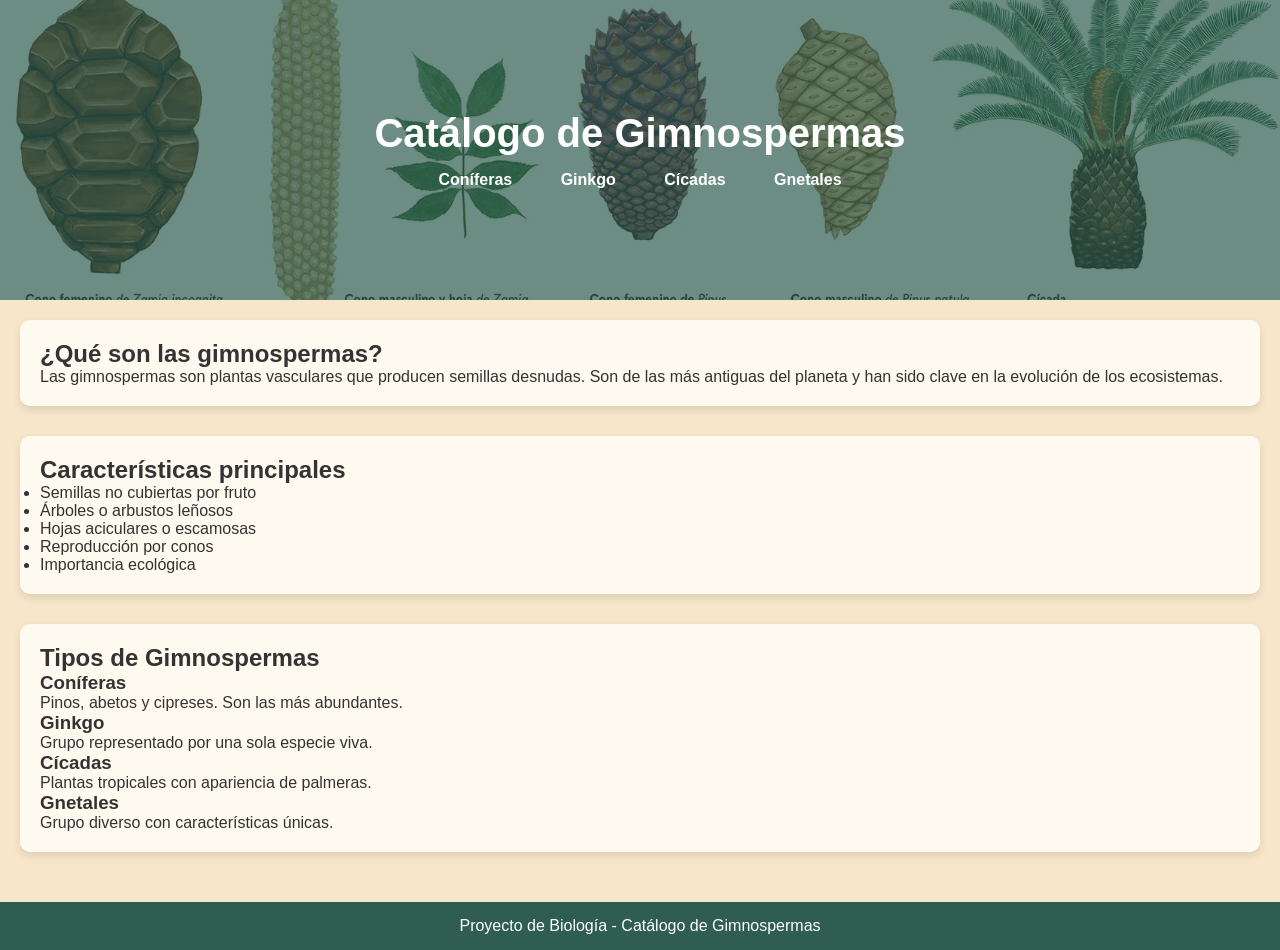
<file: Index.html>
<!DOCTYPE html>
<html lang="es">
<head>
    <meta charset="UTF-8">
    <title>Catálogo de Gimnospermas</title>
    <link rel="stylesheet" href="style.css">
</head>

<body>

    <!-- 🔝 HEADER CON IMAGEN -->
    <header class="hero">
        <div class="overlay">
            <h1>Catálogo de Gimnospermas</h1>
            <nav>
                <a href="coniferas.html">Coníferas</a>
                <a href="ginkgo.html">Ginkgo</a>
                <a href="cicadas.html">Cícadas</a>
                <a href="gnetales.html">Gnetales</a>
            </nav>
        </div>
    </header>

    <!-- 📚 INTRO -->
    <main>
        <section class="intro">
            <h2>¿Qué son las gimnospermas?</h2>
            <p>
                Las gimnospermas son plantas vasculares que producen semillas desnudas.
                Son de las más antiguas del planeta y han sido clave en la evolución de los ecosistemas.
            </p>
        </section>

        <!-- 🌿 CARACTERÍSTICAS -->
        <section class="caracteristicas">
            <h2>Características principales</h2>
            <ul>
                <li>Semillas no cubiertas por fruto</li>
                <li>Árboles o arbustos leñosos</li>
                <li>Hojas aciculares o escamosas</li>
                <li>Reproducción por conos</li>
                <li>Importancia ecológica</li>
            </ul>
        </section>

        <!-- 🧪 SECCIONES VISUALES -->
        <section class="categorias">
            <h2>Tipos de Gimnospermas</h2>

            <div class="cards">

                <div class="card">
                    <h3>Coníferas</h3>
                    <p>Pinos, abetos y cipreses. Son las más abundantes.</p>
                </div>

                <div class="card">
                    <h3>Ginkgo</h3>
                    <p>Grupo representado por una sola especie viva.</p>
                </div>

                <div class="card">
                    <h3>Cícadas</h3>
                    <p>Plantas tropicales con apariencia de palmeras.</p>
                </div>

                <div class="card">
                    <h3>Gnetales</h3>
                    <p>Grupo diverso con características únicas.</p>
                </div>

            </div>
        </section>
    </main>

    <!-- 📌 FOOTER -->
    <footer>
        <p>Proyecto de Biología - Catálogo de Gimnospermas</p>
    </footer>

</body>
</html>
</file>
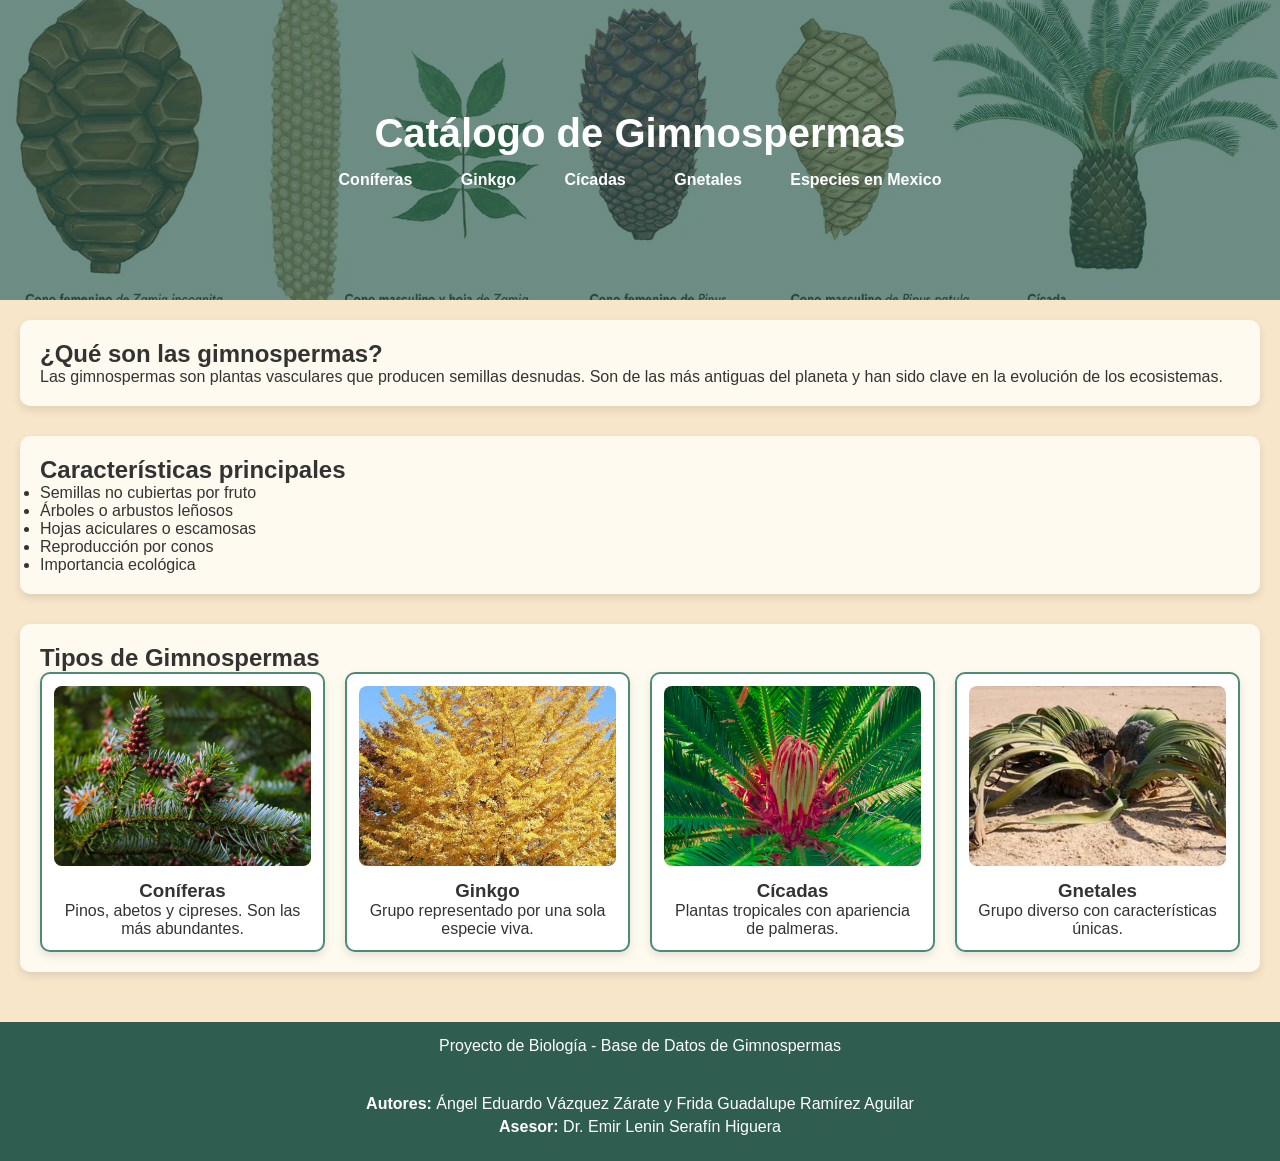
<file: index.html>
<!DOCTYPE html>
<html lang="es">
<head>
    <meta charset="UTF-8">
    <title>Catálogo de Gimnospermas</title>
    <link rel="stylesheet" href="style.css">
</head>

<body>

    <!-- 🔝 HEADER CON IMAGEN -->
    <header class="hero">
        <div class="overlay">
            <h1>Catálogo de Gimnospermas</h1>
            <nav>
                <a href="coniferas.html">Coníferas</a>
                <a href="ginkgo.html">Ginkgo</a>
                <a href="cicadas.html">Cícadas</a>
                <a href="gnetales.html">Gnetales</a>
                <a href="Mexico.html">Especies en Mexico</a>
            </nav>
        </div>
    </header>

    <!-- 📚 INTRO -->
    <main>
        <section class="intro">
            <h2>¿Qué son las gimnospermas?</h2>
            <p>
                Las gimnospermas son plantas vasculares que producen semillas desnudas.
                Son de las más antiguas del planeta y han sido clave en la evolución de los ecosistemas.
            </p>
        </section>

        <!-- 🌿 CARACTERÍSTICAS -->
        <section class="caracteristicas">
            <h2>Características principales</h2>
            <ul>
                <li>Semillas no cubiertas por fruto</li>
                <li>Árboles o arbustos leñosos</li>
                <li>Hojas aciculares o escamosas</li>
                <li>Reproducción por conos</li>
                <li>Importancia ecológica</li>
            </ul>
        </section>

        <!-- 🧪 SECCIONES VISUALES -->
        <section class="categorias">
            <h2>Tipos de Gimnospermas</h2>

          <div class="cards-index">

        <a href="coniferas.html" class="card-index">
        <img src="img/Coniferas.jpg" alt="Coníferas">
        <h3>Coníferas</h3>
        <p>Pinos, abetos y cipreses. Son las más abundantes.</p>
        </a>

        <a href="ginkgo.html" class="card-index">
        <img src="img/Ginko.jpg" alt="Ginkgo">
        <h3>Ginkgo</h3>
        <p>Grupo representado por una sola especie viva.</p>
        </a>

        <a href="cicadas.html" class="card-index">
        <img src="img/Cicas.jpg" alt="Cícadas">
        <h3>Cícadas</h3>
        <p>Plantas tropicales con apariencia de palmeras.</p>
        </a>

        <a href="gnetales.html" class="card-index">
        <img src="img/Gnetales.webp" alt="Gnetales">
        <h3>Gnetales</h3>
        <p>Grupo diverso con características únicas.</p>
        </a>

    </div>
        </section>
    </main>

    <!-- 📌 FOOTER -->
    <footer>
        <p>Proyecto de Biología - Base de Datos de Gimnospermas</p>
    </footer>


    


<!-- 📌 FOOTER FINAL -->
<footer class="footer-info">
    <p><strong>Autores:</strong> Ángel Eduardo Vázquez Zárate y Frida Guadalupe Ramírez Aguilar</p>
    <p><strong>Asesor:</strong> Dr. Emir Lenin Serafín Higuera</p>
</footer>



</body>
</html>
</file>
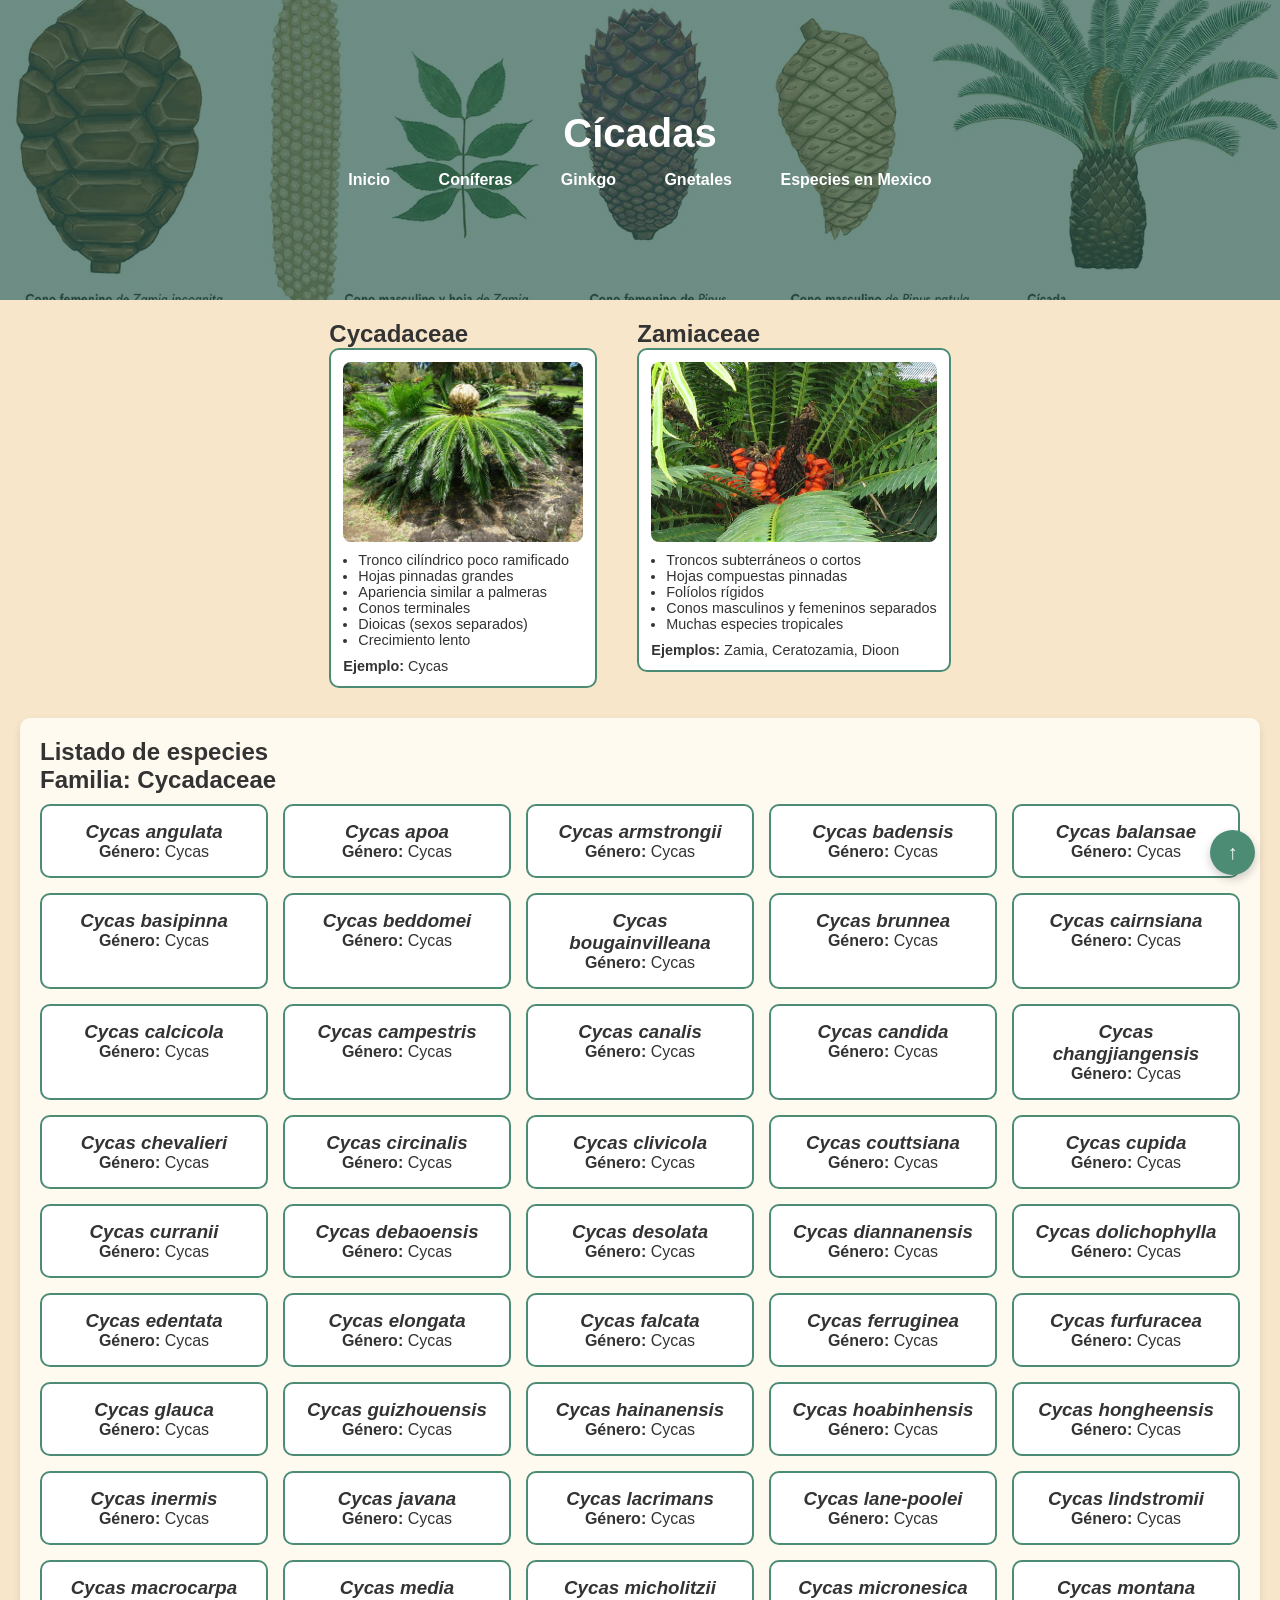
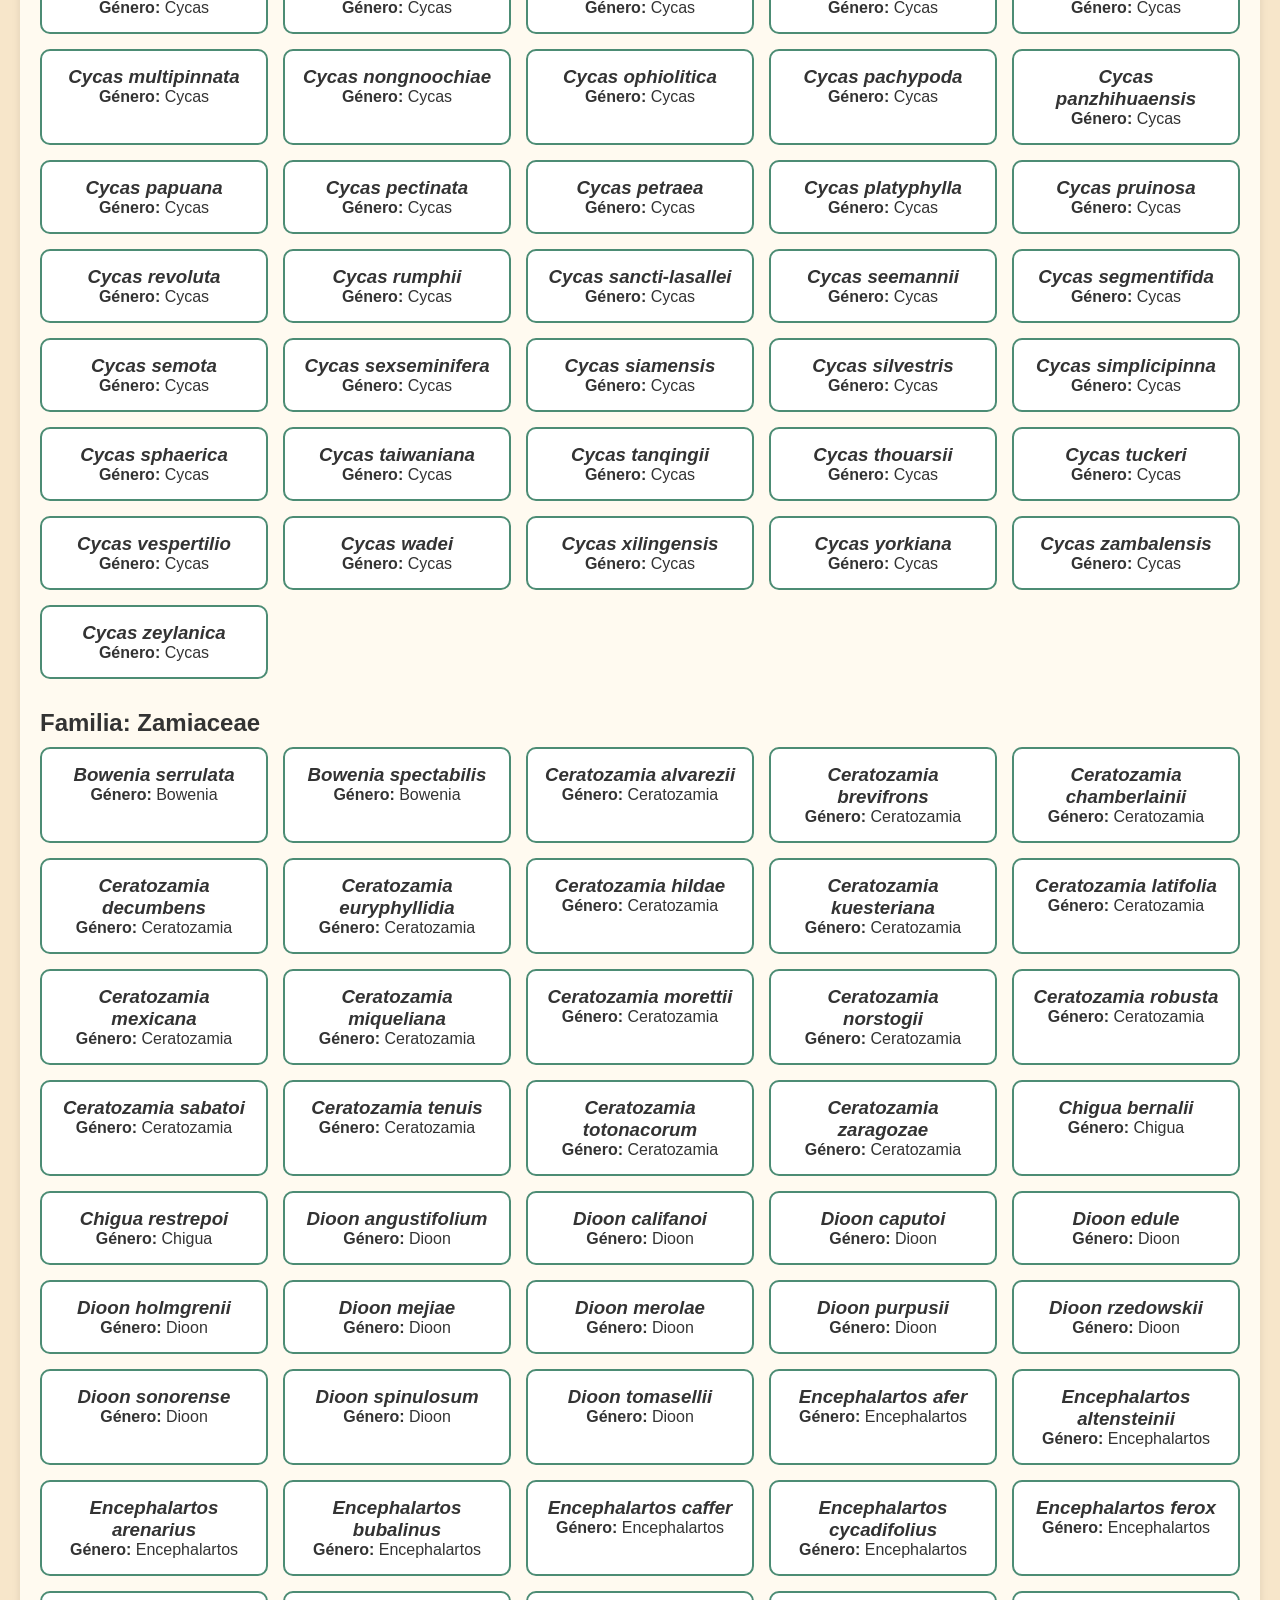
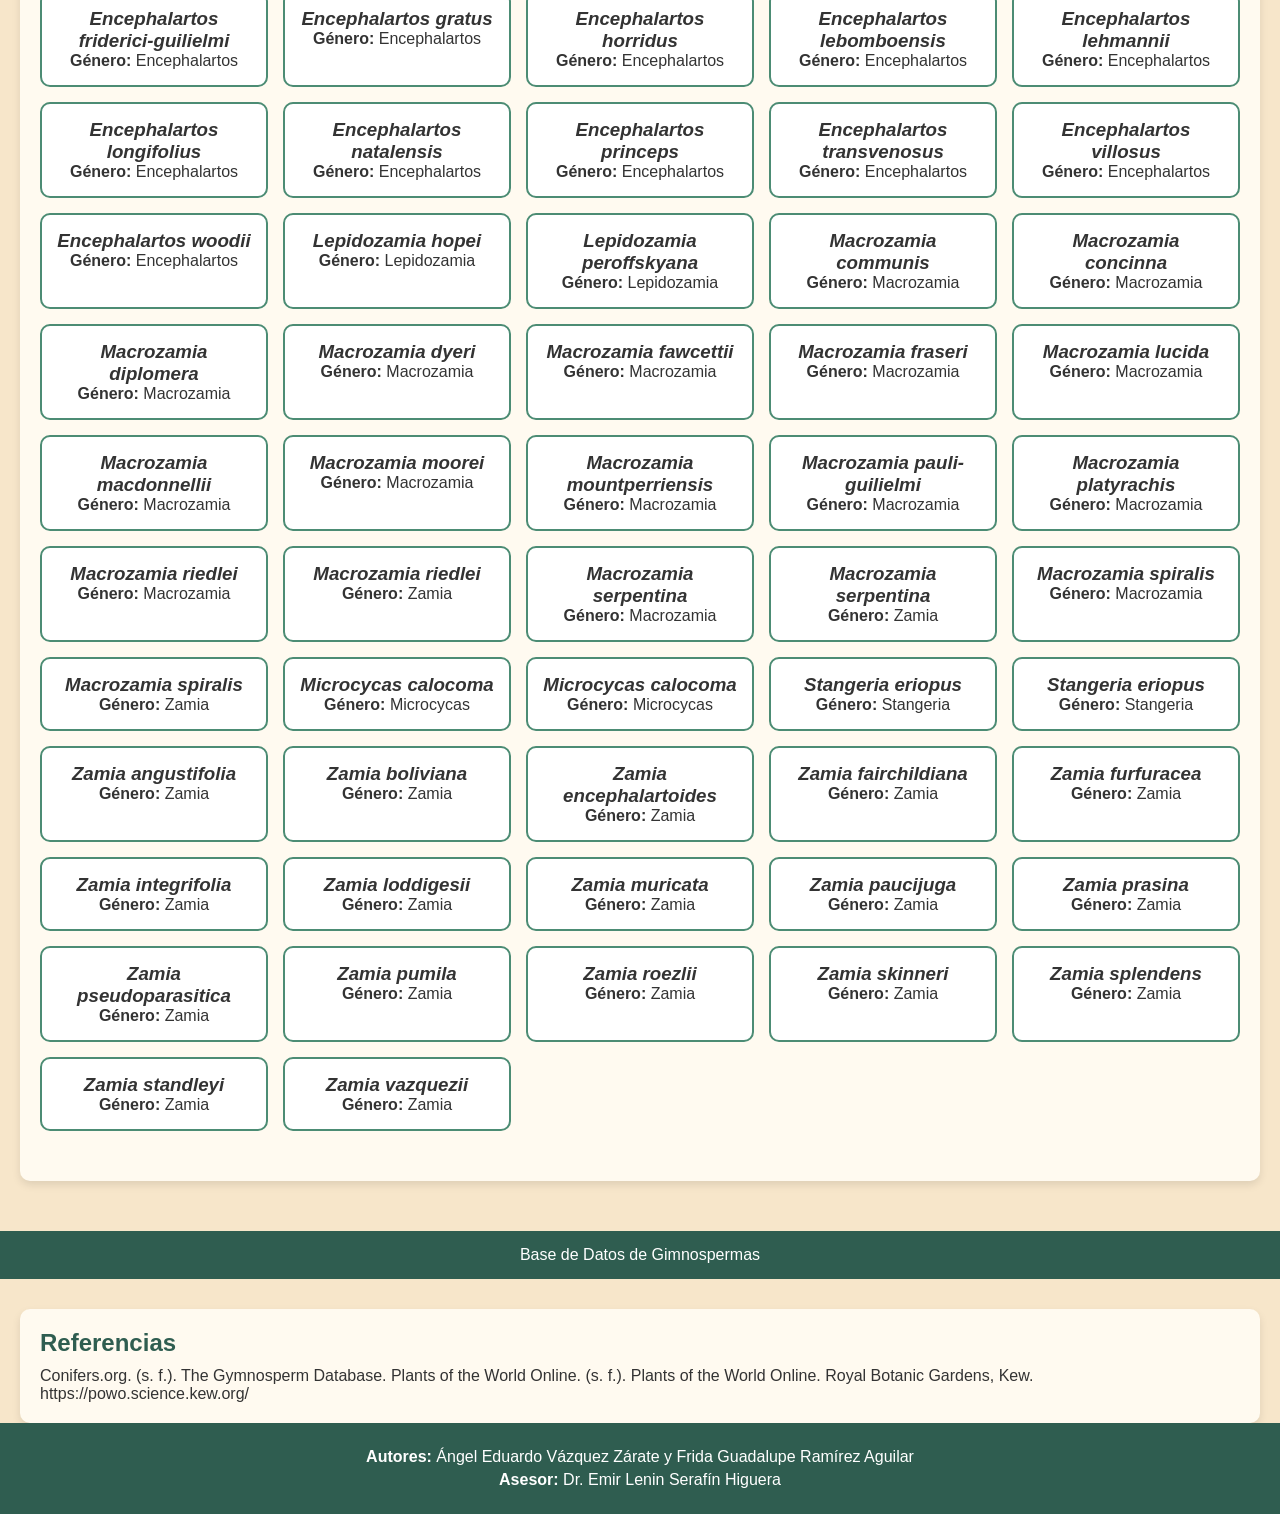
<file: cicadas.html>
<!DOCTYPE html>
<html lang="es">
<head>
    <meta charset="UTF-8">
    <title>Cícadas</title>
    <link rel="stylesheet" href="style.css">
</head>

<body>

    <header class="hero">
        <div class="overlay">
            <h1>Cícadas</h1>
            <nav>
                <a href="index.html">Inicio</a>
                <a href="coniferas.html">Coníferas</a>
                <a href="ginkgo.html">Ginkgo</a>
                <a href="gnetales.html">Gnetales</a>
                <a href="Mexico.html">Especies en Mexico</a>

            </nav>
        </div>
    </header>

    <main>

        <!-- 🌿 CARACTERÍSTICAS -->
        <section class="familias-grid">

            <!-- Cycadaceae -->
            <a href="#cyca" class="grupo-link">
            <div class="grupo">
                <h2>Cycadaceae</h2>
                <div class="cards">

                    <div class="card">
                        <img src="img/cyicada.png">

                        <ul>
                            <li>Tronco cilíndrico poco ramificado</li>
                            <li>Hojas pinnadas grandes</li>
                            <li>Apariencia similar a palmeras</li>
                            <li>Conos terminales</li>
                            <li>Dioicas (sexos separados)</li>
                            <li>Crecimiento lento</li>
                        </ul>

                        <p><strong>Ejemplo:</strong> Cycas</p>
                    </div>

                </div>
            </div>
            </a>

            <!-- Zamiaceae -->
             <a href="#zamia" class="grupo-link">
            <div class="grupo">
                <h2>Zamiaceae</h2>
                <div class="cards">

                    <div class="card">
                        <img src="img/ziamacae.png">

                        <ul>
                            <li>Troncos subterráneos o cortos</li>
                            <li>Hojas compuestas pinnadas</li>
                            <li>Folíolos rígidos</li>
                            <li>Conos masculinos y femeninos separados</li>
                            <li>Muchas especies tropicales</li>
                        </ul>

                        <p><strong>Ejemplos:</strong> Zamia, Ceratozamia, Dioon</p>
                    </div>

                </div>
            </div>
             </a>

        </section>

        <!-- 📚 LISTADO -->
        <section class="categorias">
            <h2>Listado de especies</h2>

            <div id="lista-cicadas"></div>
        </section>

    </main>

    <footer>
        <p>Base de Datos de Gimnospermas</p>
    </footer>

    <!-- 🔝 BOTÓN -->
    <button id="btn-top">↑</button>

    <script src="cicadas.js"></script>

    <!-- 📚 REFERENCIAS -->
    <section class="referencias">
        <h2>Referencias</h2>
        <p>
            Conifers.org. (s. f.). The Gymnosperm Database.
            Plants of the World Online. (s. f.). Plants of the World Online. Royal Botanic Gardens, Kew. https://powo.science.kew.org/
        </p>
    </section>

    <!-- 📌 FOOTER FINAL -->
    <footer class="footer-info">
        <p><strong>Autores:</strong> Ángel Eduardo Vázquez Zárate y Frida Guadalupe Ramírez Aguilar</p>
        <p><strong>Asesor:</strong> Dr. Emir Lenin Serafín Higuera</p>
    </footer>

</body>
</html>
</file>
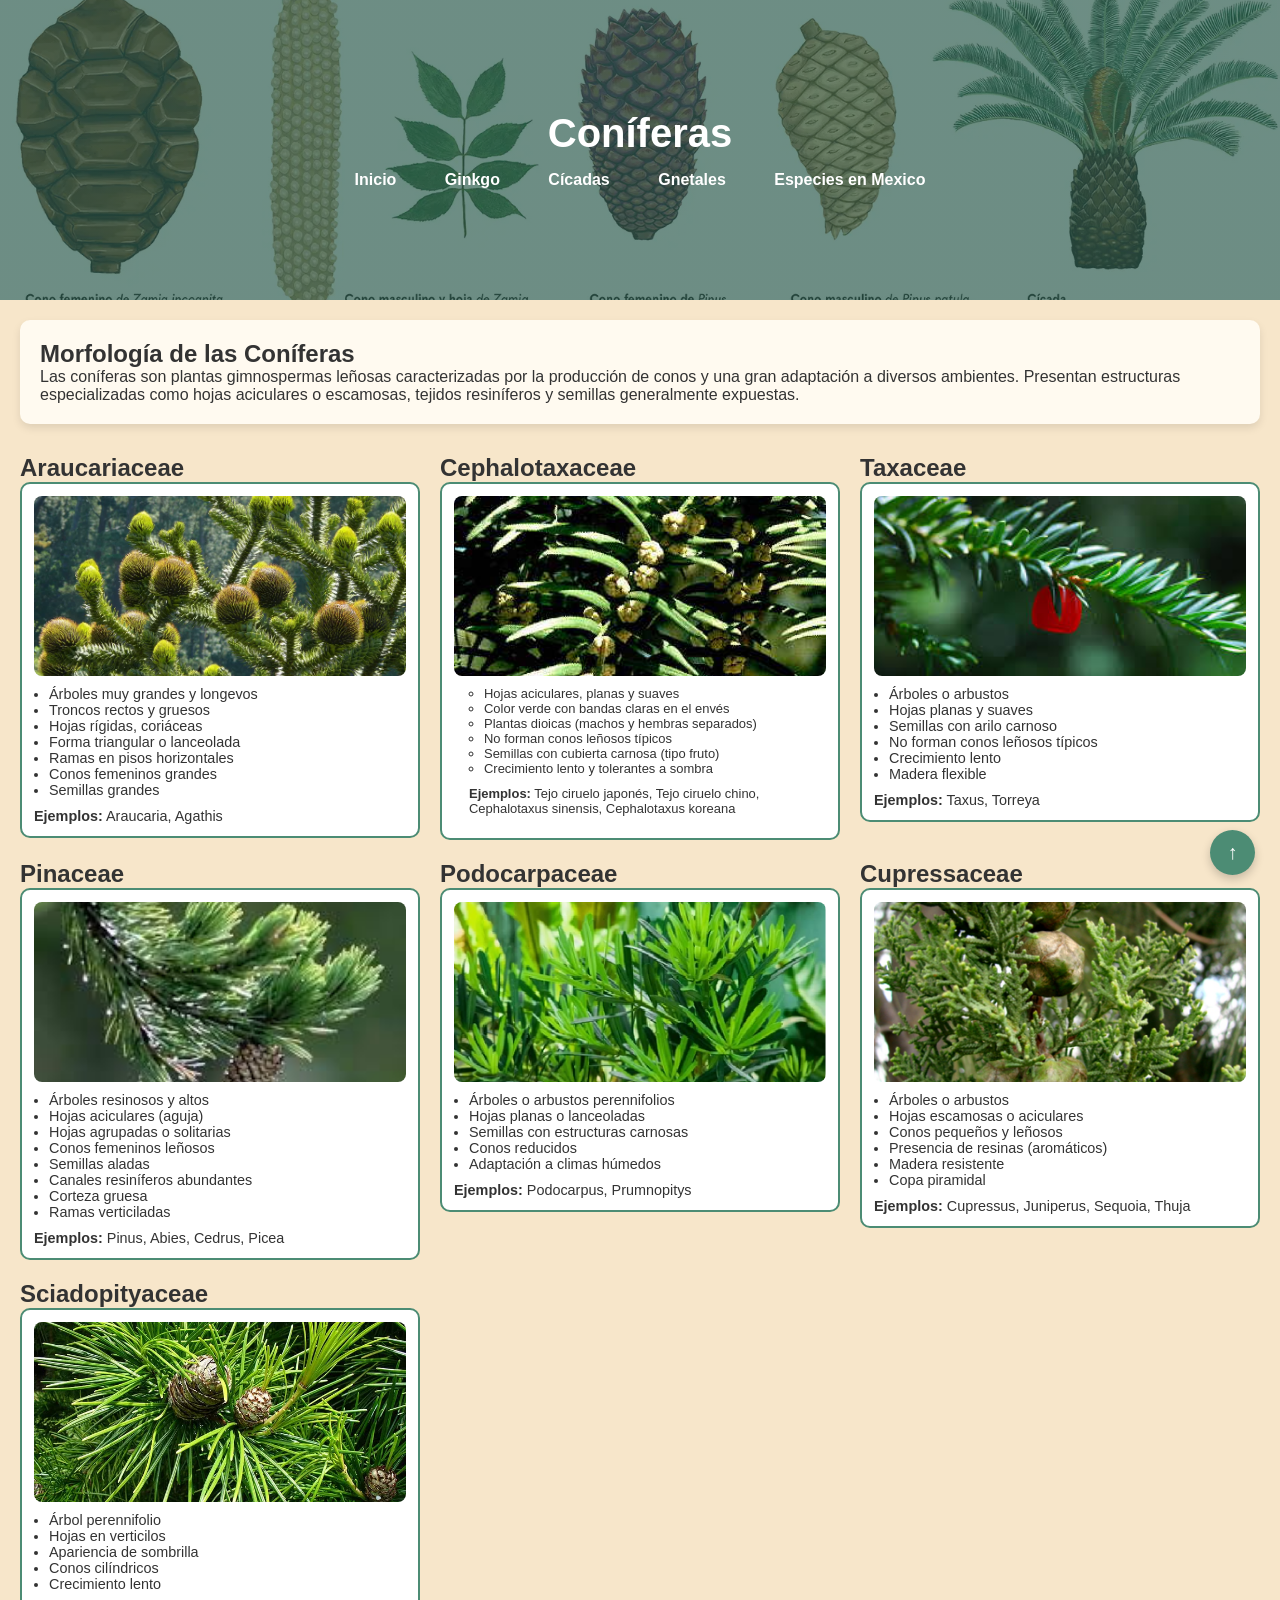
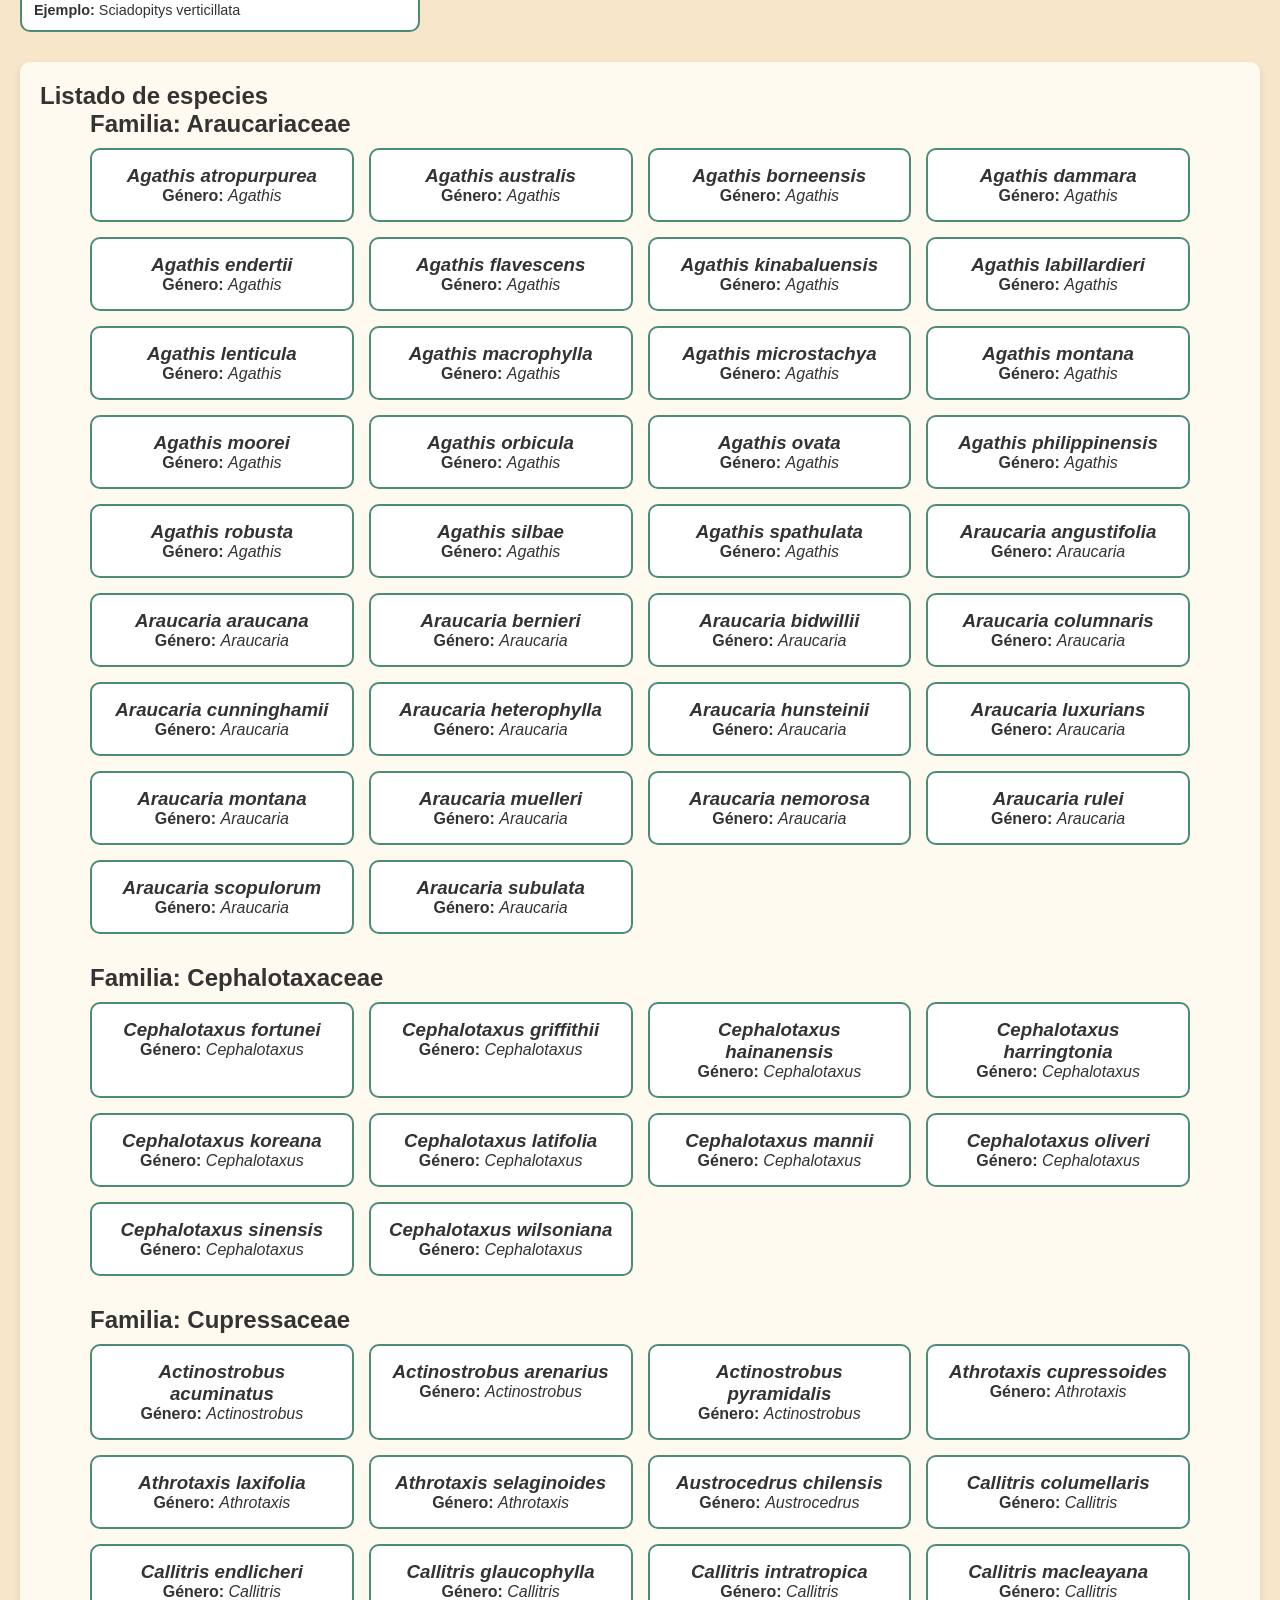
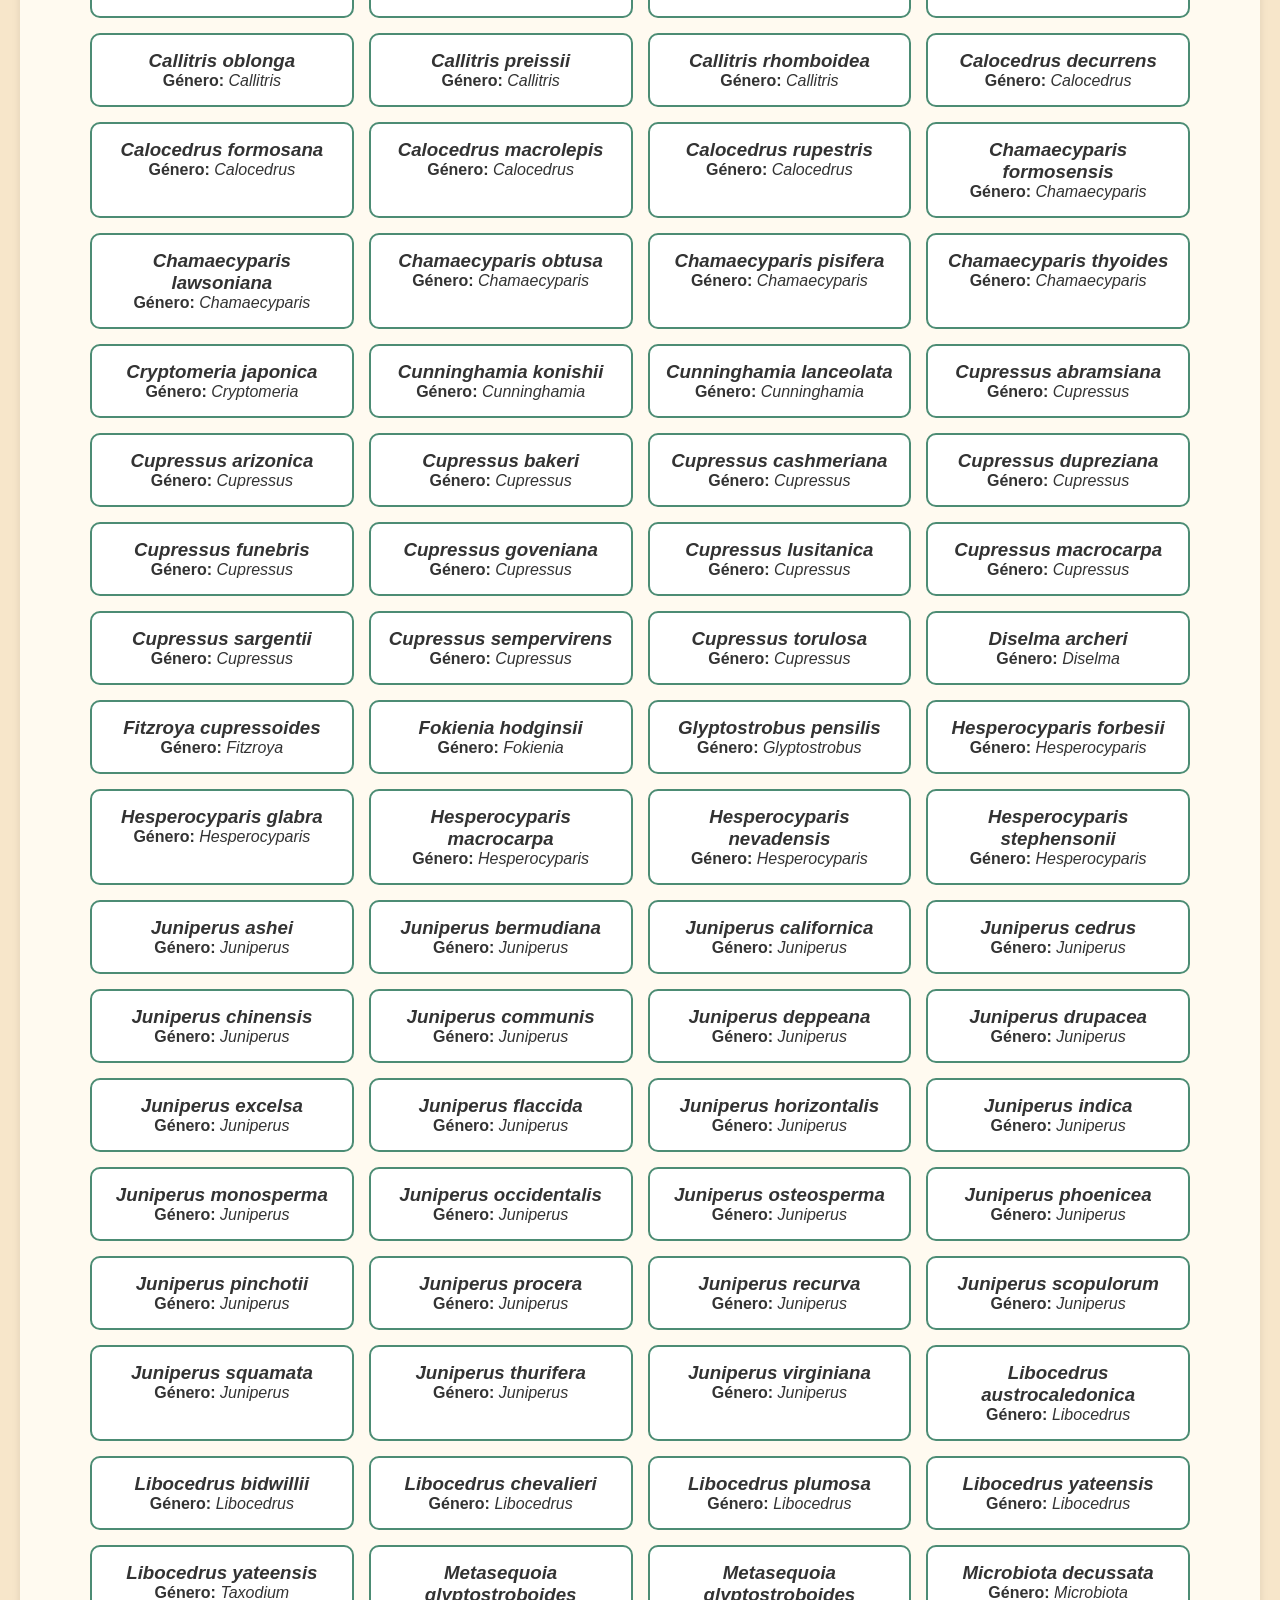
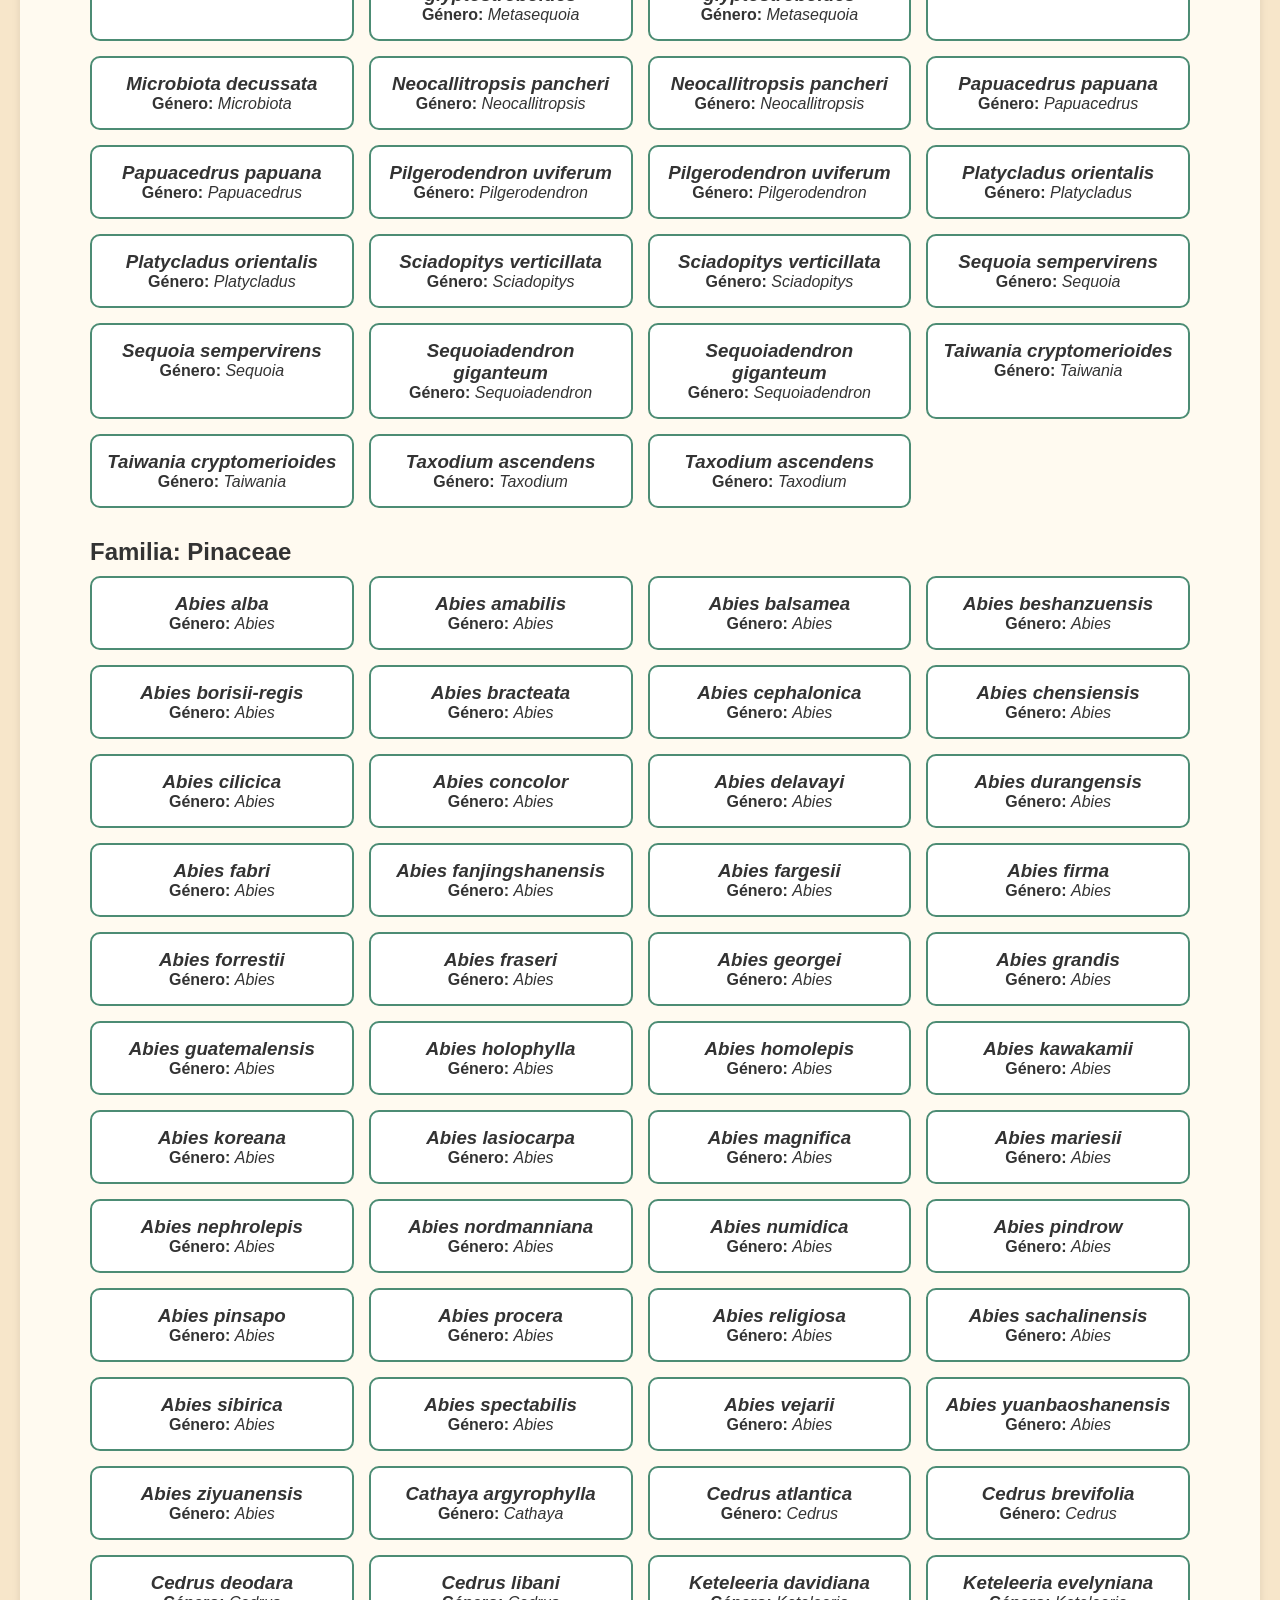
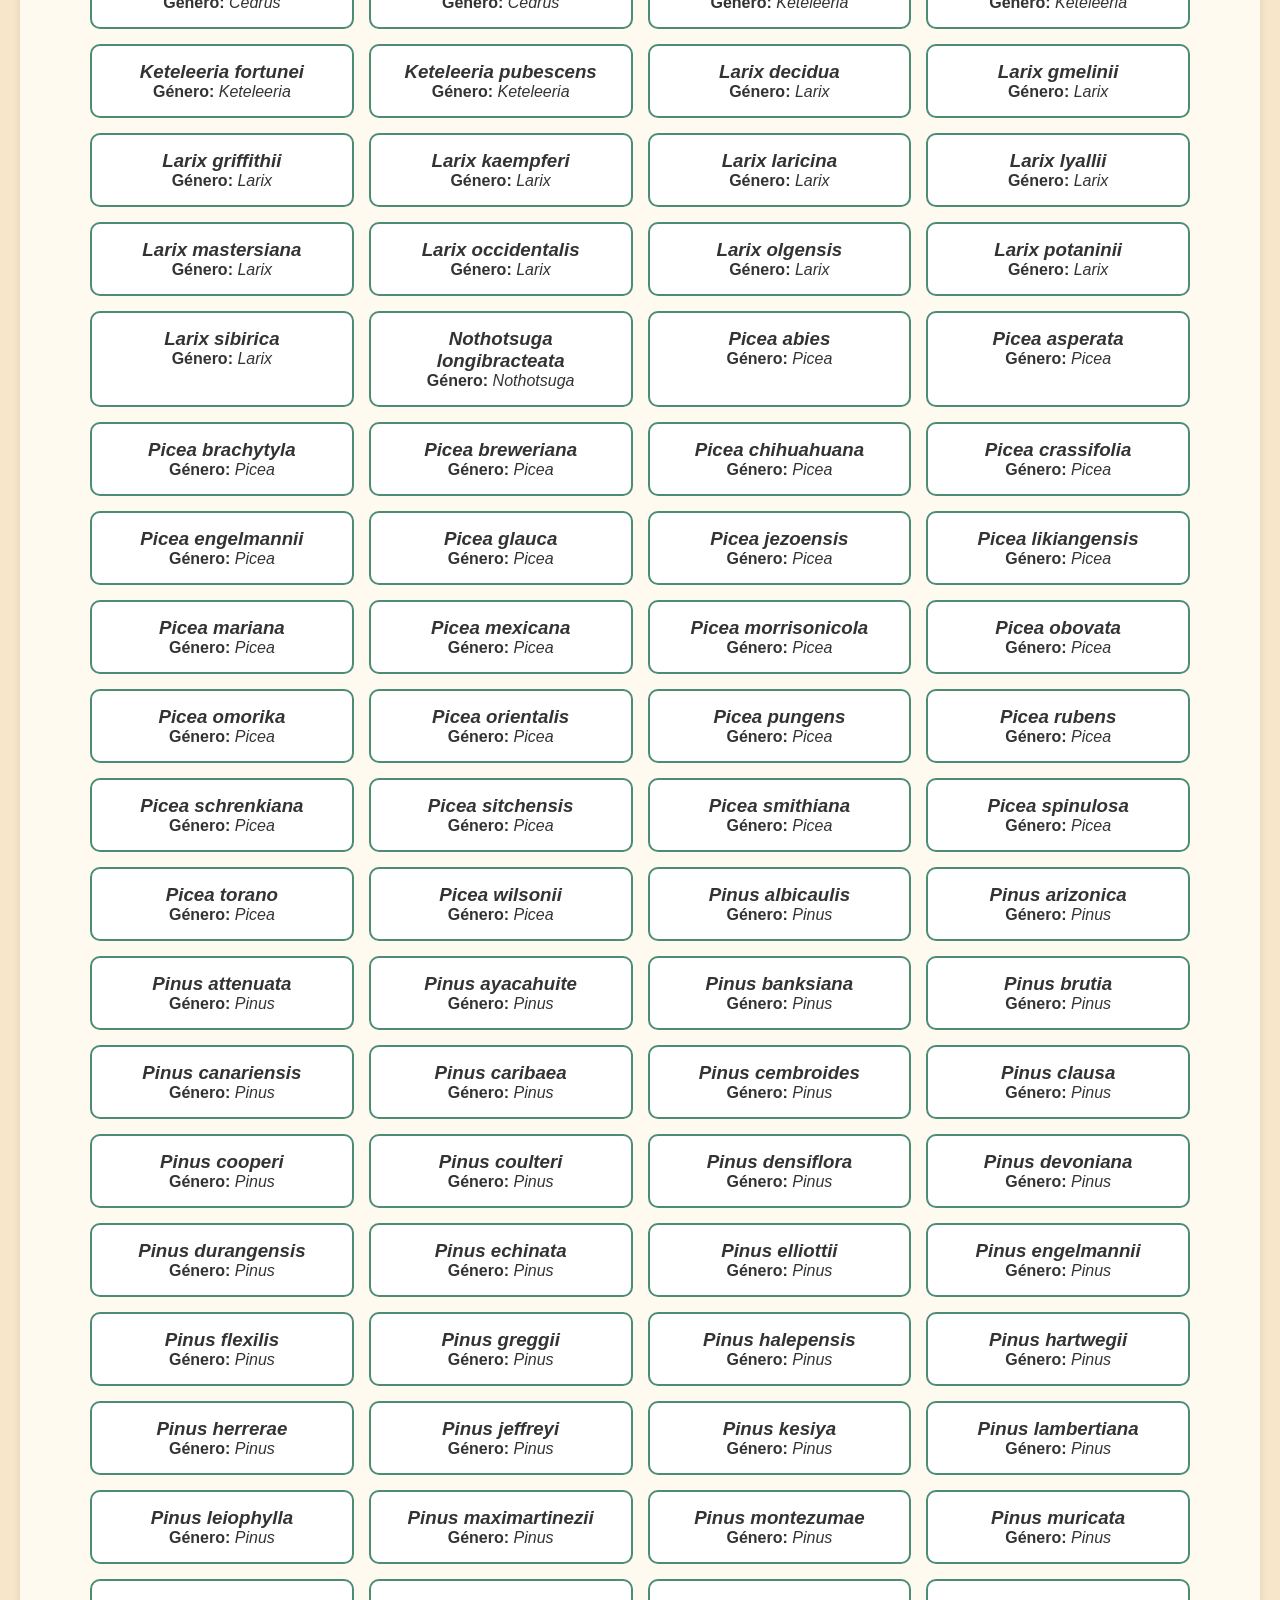
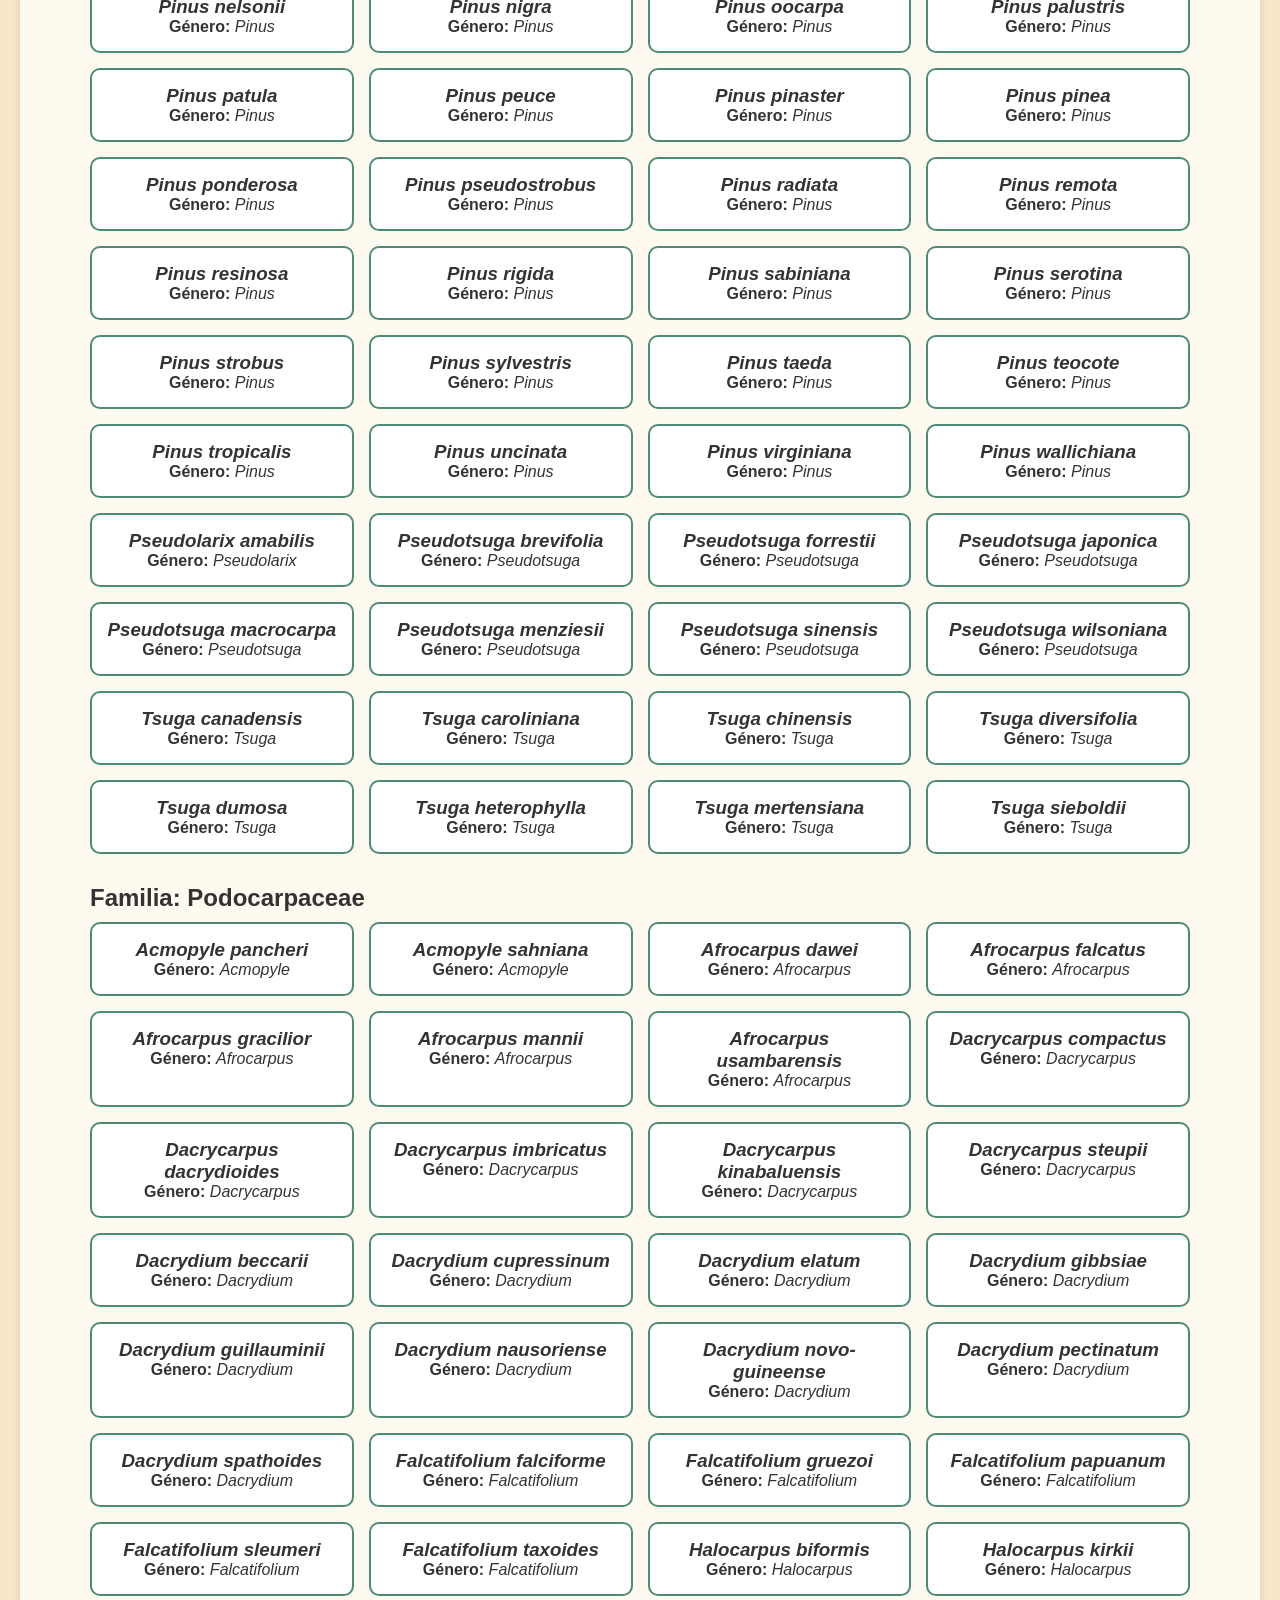
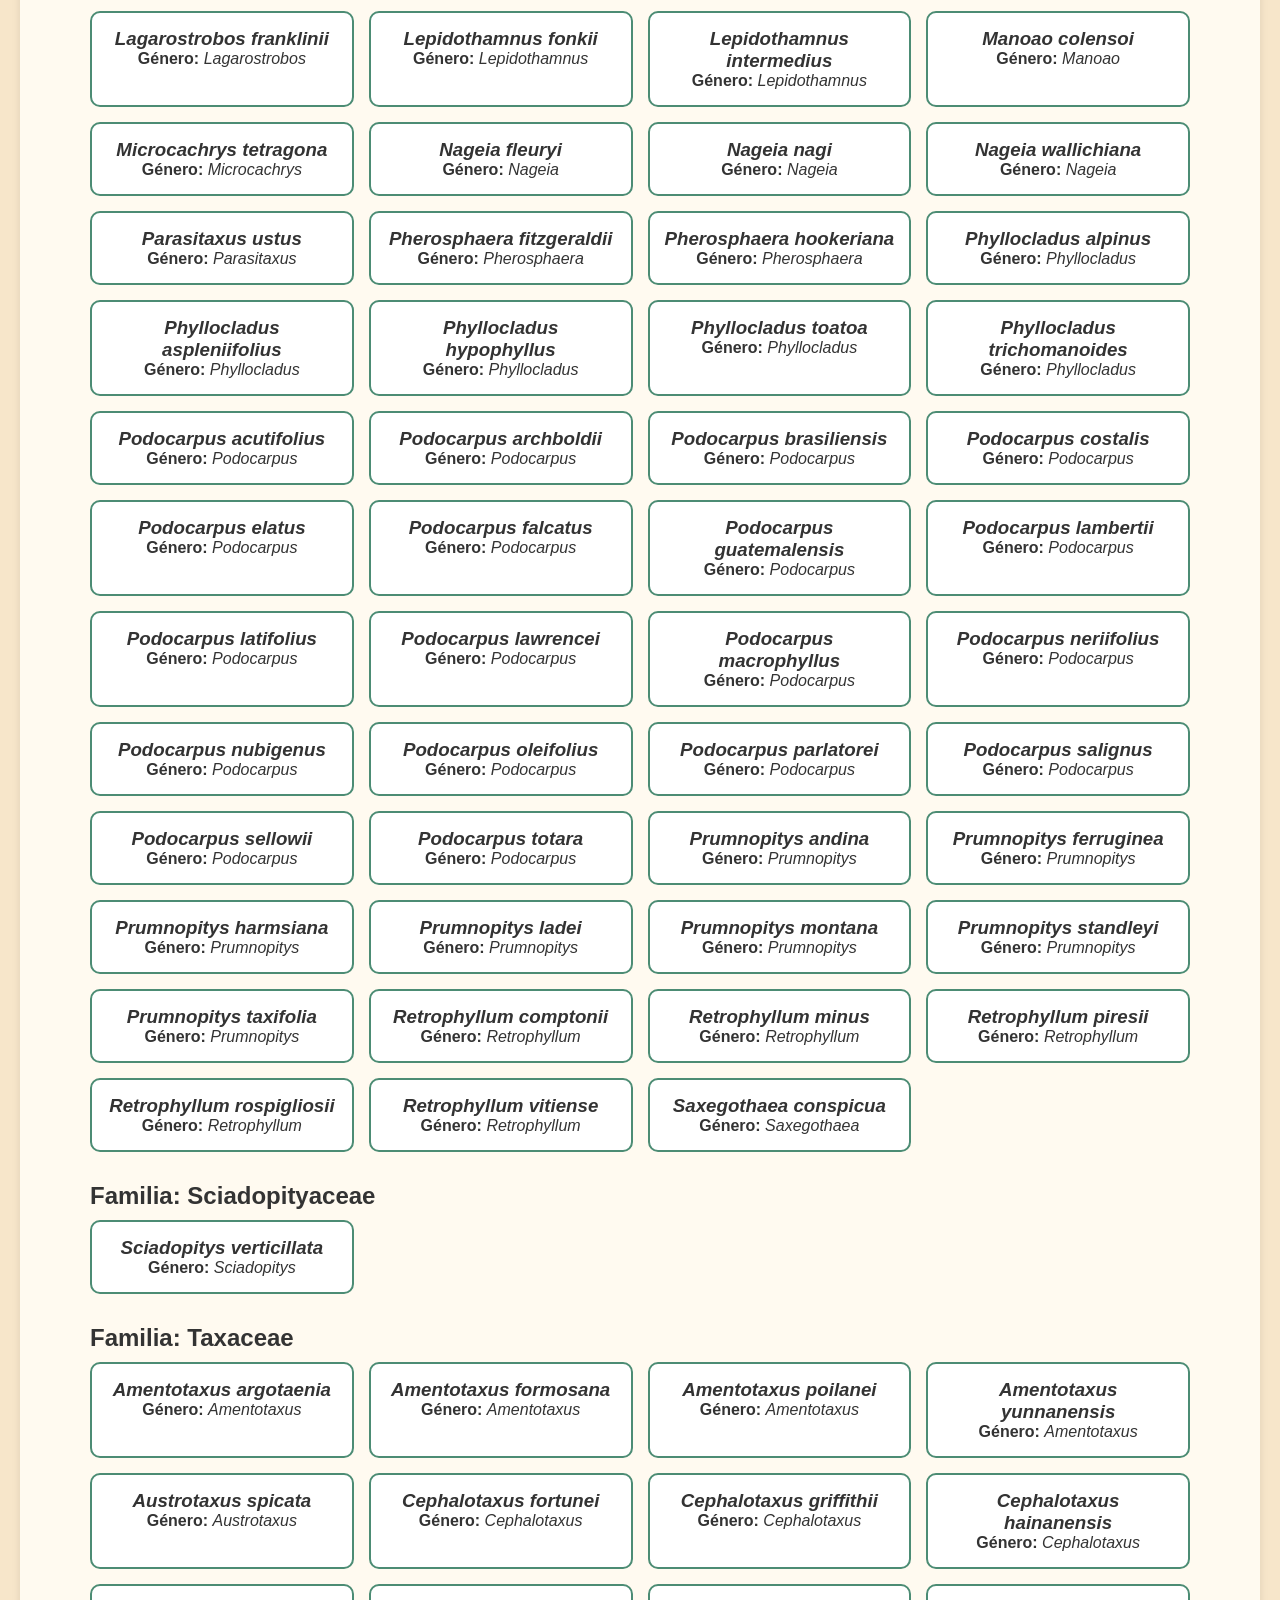
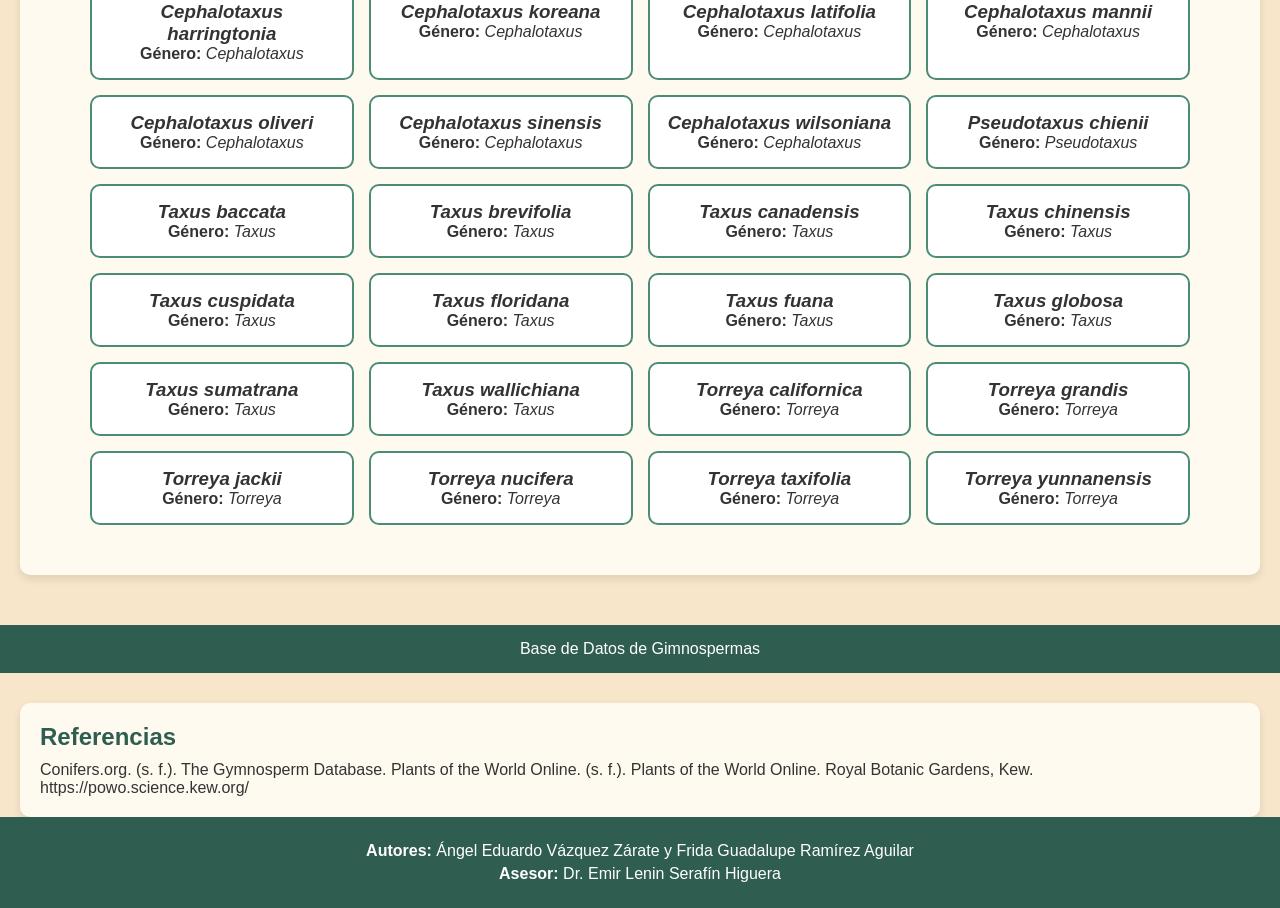
<file: coniferas.html>
<!DOCTYPE html>
<html lang="es">
<head>
    <meta charset="UTF-8">
    <title>Coníferas</title>
    <link rel="stylesheet" href="style.css">

    <!-- 🔥 scroll suave -->
    <style>
        html {
            scroll-behavior: smooth;
        }
    </style>
</head>

<body>

    <!-- 🔝 HEADER -->
    <header class="hero">
        <div class="overlay">
            <h1>Coníferas</h1>
            <nav>
                <a href="index.html">Inicio</a>
                <a href="ginkgo.html">Ginkgo</a>
                <a href="cicadas.html">Cícadas</a>
                <a href="gnetales.html">Gnetales</a>
                <a href="Mexico.html">Especies en Mexico</a>
            </nav>
        </div>
    </header>

    <!-- 📚 CONTENIDO -->
    <main>

        <!-- 🧠 INTRO -->
        <section class="intro">
            <h2>Morfología de las Coníferas</h2>
            <p>
                Las coníferas son plantas gimnospermas leñosas caracterizadas por la producción de conos
                y una gran adaptación a diversos ambientes. Presentan estructuras especializadas como
                hojas aciculares o escamosas, tejidos resiníferos y semillas generalmente expuestas.
            </p>
        </section>

        <!-- 🌲 FAMILIAS -->
        <section class="familias-grid">

            <!-- 🌲 Araucariaceae -->
            <a href="#ara" class="grupo-link"> 
                <div class="grupo">
                    <h2>Araucariaceae</h2>
                    <div class="cards">
                        <div class="card">
                            <img src="img/Ara.png">
                            <ul>
                                <li>Árboles muy grandes y longevos</li>
                                <li>Troncos rectos y gruesos</li>
                                <li>Hojas rígidas, coriáceas</li>
                                <li>Forma triangular o lanceolada</li>
                                <li>Ramas en pisos horizontales</li>
                                <li>Conos femeninos grandes</li>
                                <li>Semillas grandes</li>
                            </ul>
                            <p><strong>Ejemplos:</strong> Araucaria, Agathis</p>
                        </div>
                    </div>
                </div>
            </a>


              <!-- 🌲 Cephalotaxaceae -->
            <a href="#cepha" class="grupo-link"> 
                <div class="grupo">
                    <h2>Cephalotaxaceae</h2>
                    <div class="cards">
                        <div class="card">
                            <img src="img/Cepha.png">
                            <ul>
                                <ul>
                                    <li>Hojas aciculares, planas y suaves</li>
                                    <li>Color verde con bandas claras en el envés</li>
                                    <li>Plantas dioicas (machos y hembras separados)</li>
                                    <li>No forman conos leñosos típicos</li>
                                    <li>Semillas con cubierta carnosa (tipo fruto)</li>
                                    <li>Crecimiento lento y tolerantes a sombra</li>
                                </ul>
                            <p><strong>Ejemplos:</strong> Tejo ciruelo japonés, Tejo ciruelo chino, Cephalotaxus sinensis, Cephalotaxus koreana</p>
                        </div>
                    </div>
                </div>
            </a>

            <!-- 🌿 Taxaceae -->
            <a href="#taxa" class="grupo-link"> 
                <div class="grupo">
                    <h2>Taxaceae</h2>
                    <div class="cards">
                        <div class="card">
                            <img src="img/Taxa.png">
                            <ul>
                                <li>Árboles o arbustos</li>
                                <li>Hojas planas y suaves</li>
                                <li>Semillas con arilo carnoso</li>
                                <li>No forman conos leñosos típicos</li>
                                <li>Crecimiento lento</li>
                                <li>Madera flexible</li>
                            </ul>
                            <p><strong>Ejemplos:</strong> Taxus, Torreya</p>
                        </div>
                    </div>
                </div>
            </a>

            <!-- 🌲 Pinaceae -->
            <a href="#pina" class="grupo-link"> 
                <div class="grupo">
                    <h2>Pinaceae</h2>
                    <div class="cards">
                        <div class="card">
                            <img src="img/Pina.png">
                            <ul>
                                <li>Árboles resinosos y altos</li>
                                <li>Hojas aciculares (aguja)</li>
                                <li>Hojas agrupadas o solitarias</li>
                                <li>Conos femeninos leñosos</li>
                                <li>Semillas aladas</li>
                                <li>Canales resiníferos abundantes</li>
                                <li>Corteza gruesa</li>
                                <li>Ramas verticiladas</li>
                            </ul>
                            <p><strong>Ejemplos:</strong> Pinus, Abies, Cedrus, Picea</p>
                        </div>
                    </div>
                </div>
            </a>

            <!-- 🌿 Podocarpaceae -->
            <a href="#podo" class="grupo-link"> 
                <div class="grupo">
                    <h2>Podocarpaceae</h2>
                    <div class="cards">
                        <div class="card">
                            <img src="img/Podo.png">
                            <ul>
                                <li>Árboles o arbustos perennifolios</li>
                                <li>Hojas planas o lanceoladas</li>
                                <li>Semillas con estructuras carnosas</li>
                                <li>Conos reducidos</li>
                                <li>Adaptación a climas húmedos</li>
                            </ul>
                            <p><strong>Ejemplos:</strong> Podocarpus, Prumnopitys</p>
                        </div>
                    </div>
                </div>
            </a>

            <!-- 🌲 Cupressaceae -->
            <a href="#cupre" class="grupo-link"> 
                <div class="grupo">
                    <h2>Cupressaceae</h2>
                    <div class="cards">
                        <div class="card">
                            <img src="img/Cupre.png">
                            <ul>
                                <li>Árboles o arbustos</li>
                                <li>Hojas escamosas o aciculares</li>
                                <li>Conos pequeños y leñosos</li>
                                <li>Presencia de resinas (aromáticos)</li>
                                <li>Madera resistente</li>
                                <li>Copa piramidal</li>
                            </ul>
                            <p><strong>Ejemplos:</strong> Cupressus, Juniperus, Sequoia, Thuja</p>
                        </div>
                    </div>
                </div>
            </a>

            <!-- 🌿 Sciadopityaceae -->
            <a href="#sciado" class="grupo-link"> 
                <div class="grupo">
                    <h2>Sciadopityaceae</h2>
                    <div class="cards">
                        <div class="card">
                            <img src="img/Sciado.png">
                            <ul>
                                <li>Árbol perennifolio</li>
                                <li>Hojas en verticilos</li>
                                <li>Apariencia de sombrilla</li>
                                <li>Conos cilíndricos</li>
                                <li>Crecimiento lento</li>
                            </ul>
                            <p><strong>Ejemplo:</strong> Sciadopitys verticillata</p>
                        </div>
                    </div>
                </div>
            </a>

        </section>

        <!-- 🌿 ESPECIES -->
        <section class="categorias">
            <h2>Listado de especies</h2>

            <!-- 🔥 AQUÍ EL JS CREA TODO (con IDs incluidos) -->
            <div id="lista-coniferas"></div>
        </section>

    </main>

    <!-- 📌 FOOTER -->
    <footer>
        <p>Base de Datos de Gimnospermas</p>
    </footer>

    <!-- 🔝 BOTÓN -->
    <button id="btn-top">↑</button>

    <!-- ⚙️ JS -->
    <script src="coniferas.js"></script>

    <!-- 📚 REFERENCIAS -->
    <section class="referencias">
        <h2>Referencias</h2>
        <p>
            Conifers.org. (s. f.). The Gymnosperm Database.
            Plants of the World Online. (s. f.). Plants of the World Online. Royal Botanic Gardens, Kew. https://powo.science.kew.org/
        </p>
    </section>

    <!-- 📌 FOOTER FINAL -->
    <footer class="footer-info">
        <p><strong>Autores:</strong> Ángel Eduardo Vázquez Zárate y Frida Guadalupe Ramírez Aguilar</p>
        <p><strong>Asesor:</strong> Dr. Emir Lenin Serafín Higuera</p>
    </footer>

</body>
</html>
</file>
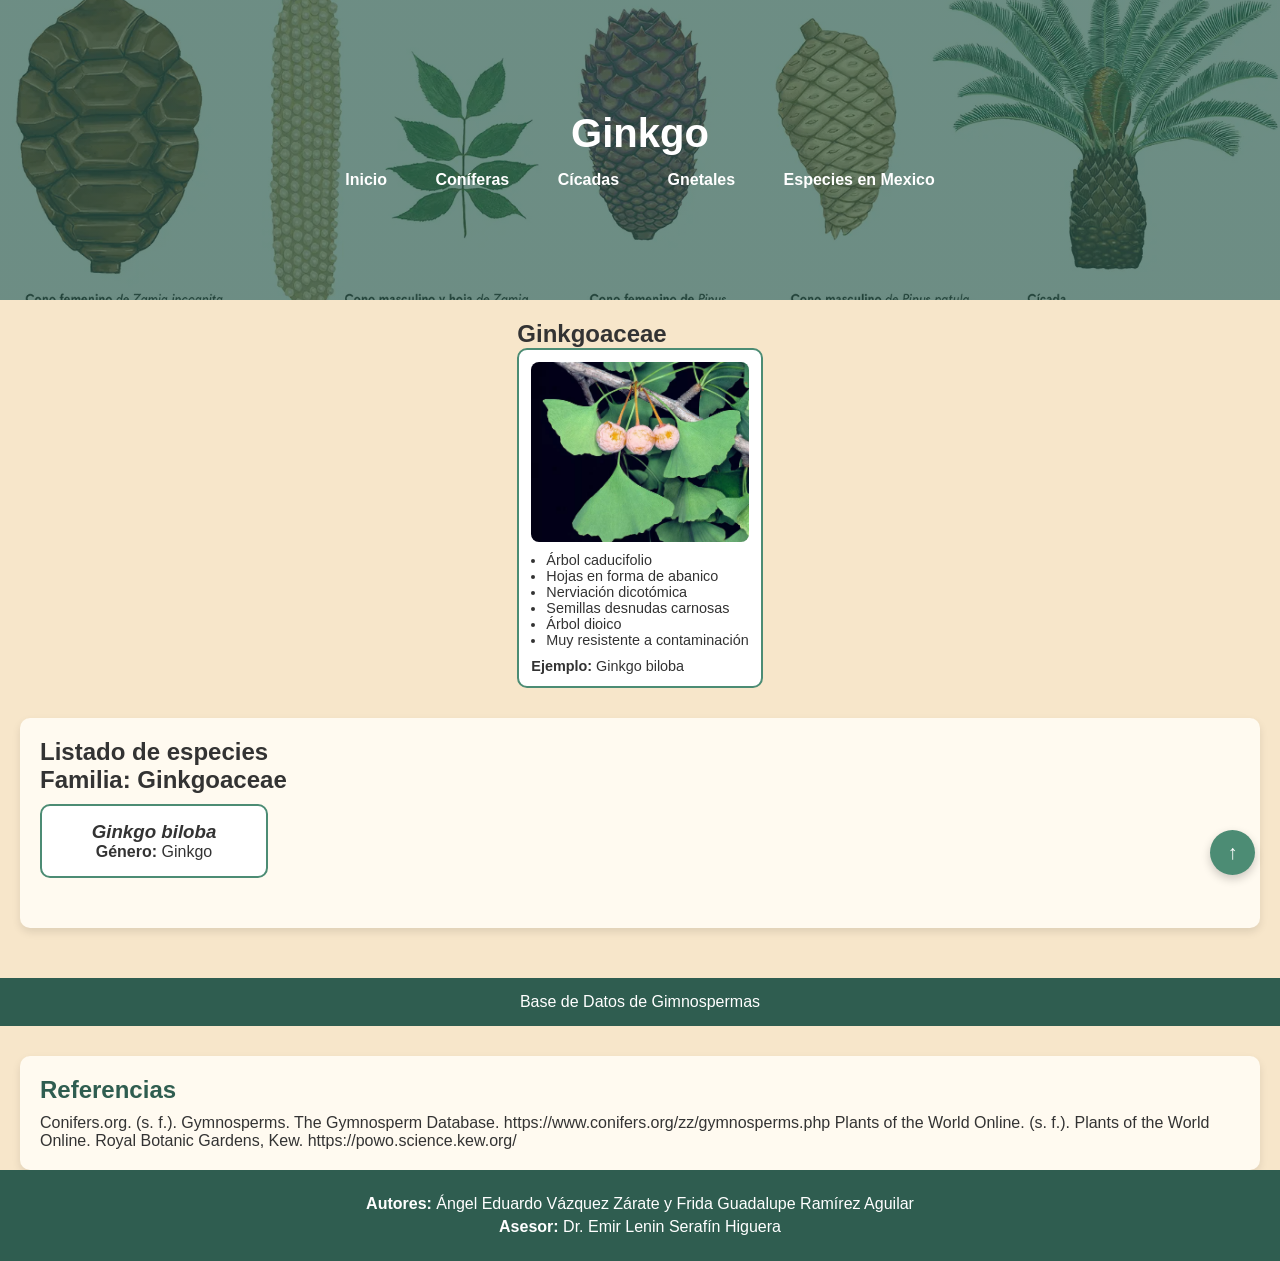
<file: ginkgo.html>
<!DOCTYPE html>
<html lang="es">
<head>
    <meta charset="UTF-8">
    <title>Ginkgo</title>
    <link rel="stylesheet" href="style.css">
</head>

<body>

    <header class="hero">
        <div class="overlay">
            <h1>Ginkgo</h1>
            <nav>
                <a href="index.html">Inicio</a>
                <a href="coniferas.html">Coníferas</a>
                <a href="cicadas.html">Cícadas</a>
                <a href="gnetales.html">Gnetales</a>
                <a href="Mexico.html">Especies en Mexico</a>
            </nav>
        </div>
    </header>

    <main>

        <!-- 🌿 CARACTERÍSTICAS -->
        <section class="familias-grid">

            <div class="grupo">
                <h2>Ginkgoaceae</h2>
                <div class="cards">

                    <div class="card">
                        <img src="img/ginko.png">

                        <ul>
                            <li>Árbol caducifolio</li>
                            <li>Hojas en forma de abanico</li>
                            <li>Nerviación dicotómica</li>
                            <li>Semillas desnudas carnosas</li>
                            <li>Árbol dioico</li>
                            <li>Muy resistente a contaminación</li>
                        </ul>

                        <p><strong>Ejemplo:</strong> Ginkgo biloba</p>
                    </div>

                </div>
            </div>

        </section>

        <!-- 📚 LISTADO -->
        <section class="categorias">
            <h2>Listado de especies</h2>

            <div id="lista-ginkgo"></div>
        </section>

    </main>

    <footer>
        <p>Base de Datos de Gimnospermas</p>
    </footer>

    <!-- 🔝 BOTÓN -->
    <button id="btn-top">↑</button>

    <script src="ginkgo.js"></script>

    <!-- 📚 REFERENCIAS -->
<section class="referencias">
    <h2>Referencias</h2>
    <p>
              Conifers.org. (s. f.). Gymnosperms. The Gymnosperm Database. https://www.conifers.org/zz/gymnosperms.php
              Plants of the World Online. (s. f.). Plants of the World Online. Royal Botanic Gardens, Kew. https://powo.science.kew.org/

    </p>
</section>

<!-- 📌 FOOTER FINAL -->
<footer class="footer-info">
    <p><strong>Autores:</strong> Ángel Eduardo Vázquez Zárate y Frida Guadalupe Ramírez Aguilar</p>
    <p><strong>Asesor:</strong> Dr. Emir Lenin Serafín Higuera</p>
</footer>
</body>
</html>
</file>
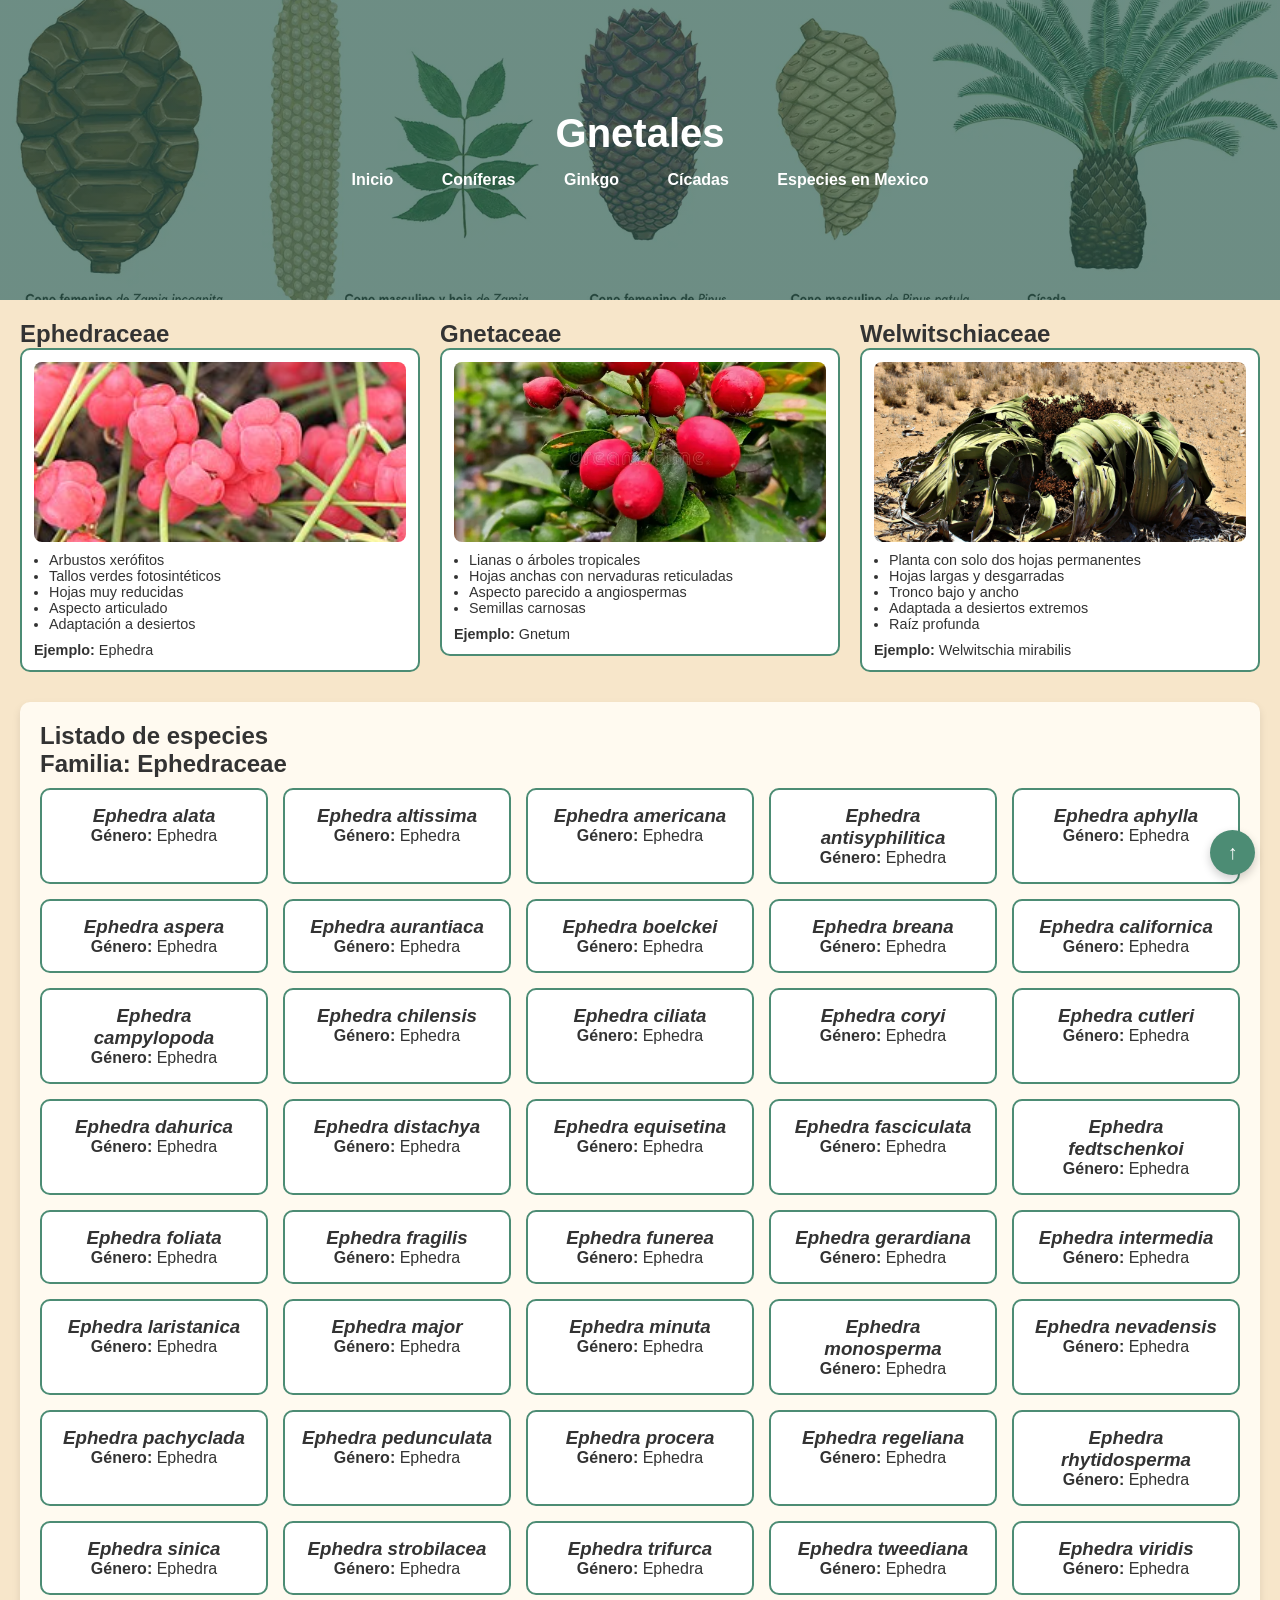
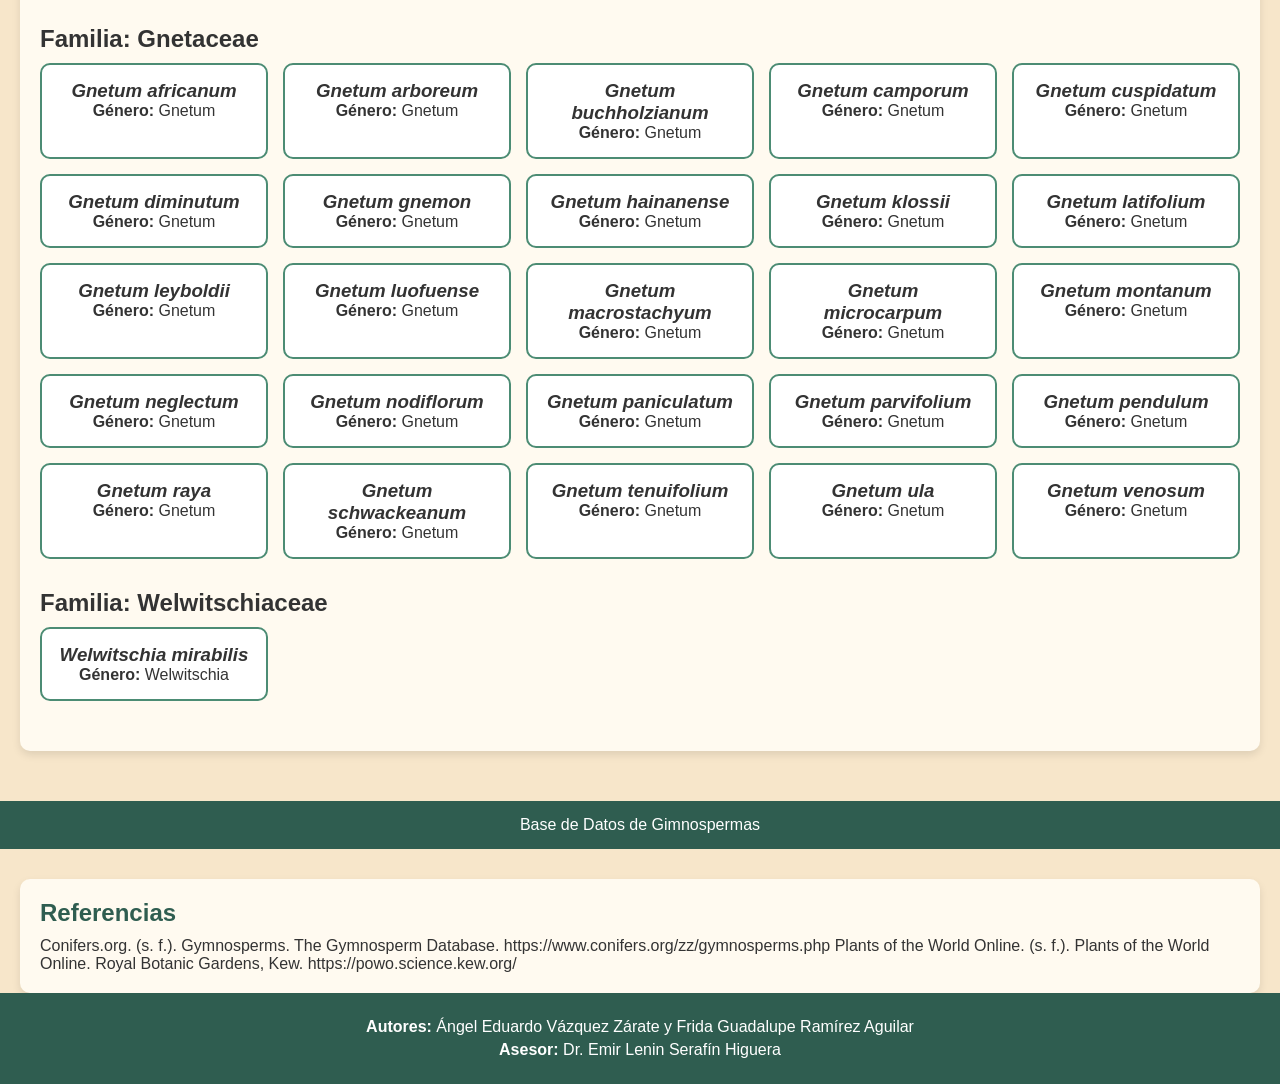
<file: gnetales.html>
<!DOCTYPE html>
<html lang="es">
<head>
    <meta charset="UTF-8">
    <title>Gnetales</title>
    <link rel="stylesheet" href="style.css">
</head>

<body>

    <header class="hero">
        <div class="overlay">
            <h1>Gnetales</h1>
            <nav>
                <a href="index.html">Inicio</a>
                <a href="coniferas.html">Coníferas</a>
                <a href="ginkgo.html">Ginkgo</a>
                <a href="cicadas.html">Cícadas</a>
                <a href="Mexico.html">Especies en Mexico</a>

            </nav>
        </div>
    </header>

    <main>

        <!-- 🌿 CARACTERÍSTICAS -->
        <section class="familias-grid">

            <!-- Ephedraceae -->
            <a href="#ephe" class="grupo-link">
            <div class="grupo">
                <h2>Ephedraceae</h2>
                <div class="cards">

                    <div class="card">
                        <img src="img/efedra.png">

                        <ul>
                            <li>Arbustos xerófitos</li>
                            <li>Tallos verdes fotosintéticos</li>
                            <li>Hojas muy reducidas</li>
                            <li>Aspecto articulado</li>
                            <li>Adaptación a desiertos</li>
                        </ul>

                        <p><strong>Ejemplo:</strong> Ephedra</p>
                    </div>

                </div>
            </div>
            </a>

            <!-- Gnetaceae -->
            <a href="#gneta" class="grupo-link">
            <div class="grupo">
                <h2>Gnetaceae</h2>
                <div class="cards">

                    <div class="card">
                        <img src="img/gntacea.png">

                        <ul>
                            <li>Lianas o árboles tropicales</li>
                            <li>Hojas anchas con nervaduras reticuladas</li>
                            <li>Aspecto parecido a angiospermas</li>
                            <li>Semillas carnosas</li>
                        </ul>

                        <p><strong>Ejemplo:</strong> Gnetum</p>
                    </div>

                </div>
            </div>
            </a>

            <!-- Welwitschiaceae -->
            <a href="#welwi" class="grupo-link">
            <div class="grupo">
                <h2>Welwitschiaceae</h2>
                <div class="cards">

                    <div class="card">
                        <img src="img/planta monstruo.png">

                        <ul>
                            <li>Planta con solo dos hojas permanentes</li>
                            <li>Hojas largas y desgarradas</li>
                            <li>Tronco bajo y ancho</li>
                            <li>Adaptada a desiertos extremos</li>
                            <li>Raíz profunda</li>
                        </ul>

                        <p><strong>Ejemplo:</strong> Welwitschia mirabilis</p>
                    </div>

                </div>
            </div>
            </a>

        </section>

        <!-- 📚 LISTADO -->
        <section class="categorias">
            <h2>Listado de especies</h2>

            <div id="lista-gnetales"></div>
        </section>

    </main>

    <footer>
        <p>Base de Datos de Gimnospermas</p>
    </footer>

    <!-- 🔝 BOTÓN -->
    <button id="btn-top">↑</button>

    <script src="gnetales.js"></script>


    
    <!-- 📚 REFERENCIAS -->
<section class="referencias">
    <h2>Referencias</h2>
    <p>
              Conifers.org. (s. f.). Gymnosperms. The Gymnosperm Database. https://www.conifers.org/zz/gymnosperms.php
              Plants of the World Online. (s. f.). Plants of the World Online. Royal Botanic Gardens, Kew. https://powo.science.kew.org/


    </p>
</section>

<!-- 📌 FOOTER FINAL -->
<footer class="footer-info">
    <p><strong>Autores:</strong> Ángel Eduardo Vázquez Zárate y Frida Guadalupe Ramírez Aguilar</p>
    <p><strong>Asesor:</strong> Dr. Emir Lenin Serafín Higuera</p>
</footer>


</body>
</html>
</file>
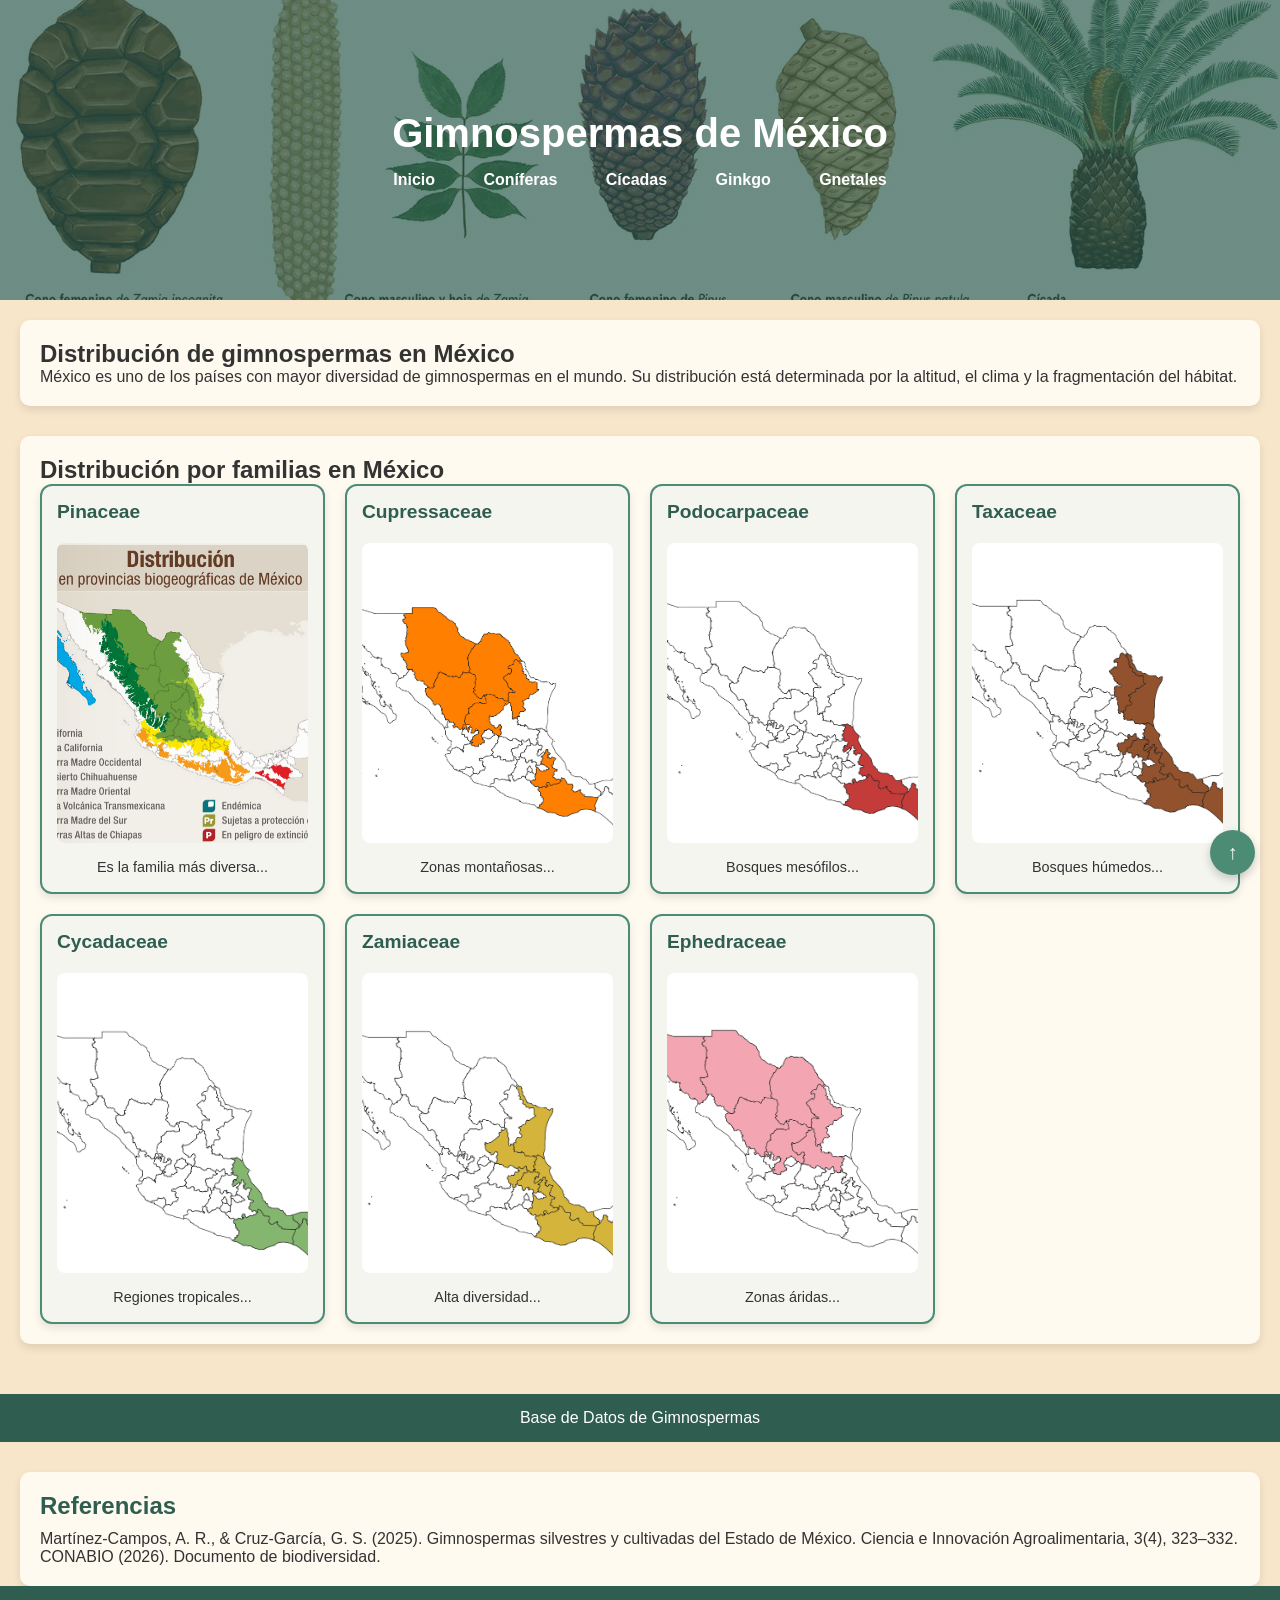
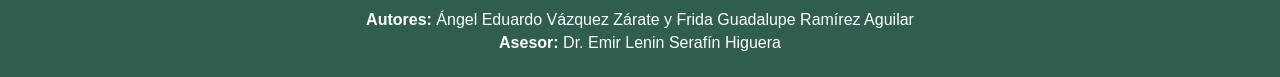
<file: Mexico.html>
<!DOCTYPE html>
<html lang="es">
<head>
    <meta charset="UTF-8">
    <title>Gimnospermas de México</title>
    <link rel="stylesheet" href="style.css">

    <style>
        /* SOLO ajustes para mapas */
        .mapas-grid {
            display: grid;
            grid-template-columns: repeat(auto-fit, minmax(250px, 1fr));
            gap: 20px;
        }

        .mapa-card {
            background: #f5f5f0;
            padding: 15px;
            border-radius: 12px;
            cursor: pointer;
            transition: transform 0.3s;
        }

        .mapa-card:hover {
            transform: scale(1.03);
        }

        .mini-img {
            width: 100%;
            height: 140px;
            object-fit: cover;
            border-radius: 10px;
            margin: 10px 0;
        }

        /* MODAL */
        .modal {
            display: none;
            position: fixed;
            z-index: 999;
            left: 0;
            top: 0;
            width: 100%;
            height: 100%;
            background-color: rgba(0,0,0,0.85);
        }

        .modal-contenido {
            background: white;
            margin: 5% auto;
            padding: 25px;
            width: 80%;
            max-height: 85vh;
            overflow-y: auto;
            border-radius: 12px;
        }

        .modal img {
            width: 100%;
            max-height: 400px;
            object-fit: contain;
        }

        .cerrar {
            position: absolute;
            top: 20px;
            right: 40px;
            font-size: 40px;
            color: white;
            cursor: pointer;
        }

        figcaption {
            margin-top: 10px;
            font-size: 13px;
            color: #555;
        }
    </style>
</head>

<body>

<!-- 🔝 HEADER -->
<header class="hero">
    <div class="overlay">
        <h1>Gimnospermas de México</h1>
        <nav>
            <a href="index.html">Inicio</a>
            <a href="coniferas.html">Coníferas</a>
            <a href="cicadas.html">Cícadas</a>
            <a href="ginkgo.html">Ginkgo</a>
            <a href="gnetales.html">Gnetales</a>
        </nav>
    </div>
</header>

<main>

<!-- 📚 INTRO -->
<section class="intro">
    <h2>Distribución de gimnospermas en México</h2>
    <p>
        México es uno de los países con mayor diversidad de gimnospermas en el mundo. 
        Su distribución está determinada por la altitud, el clima y la fragmentación del hábitat.
    </p>
</section>

<!-- 🗺️ MAPAS -->
<section class="categorias">
    <h2>Distribución por familias en México</h2>

    <div class="mapas-grid">

        <div class="mapa-card"
        onclick="abrirModal('Pinaceae','img/Mapa pinaceas.png','Es la familia más diversa. Se distribuye principalmente en la Sierra Madre Occidental, Sierra Madre Oriental, Eje Neovolcánico, Sierra Madre del Sur y montañas de Chiapas. Comprende bosques de pino, oyamel y ayarín. ')">
            <h3>Pinaceae</h3>
            <img src="img/Mapa pinaceas.png" class="mini-img">
            <p>Es la familia más diversa...</p>
        </div>

        <div class="mapa-card"
        onclick="abrirModal('Cupressaceae','img/Mapcupre.png','Presente en zonas montañosas y semiáridas desde el norte hasta el centro y sur del país. Destaca en Chihuahua, Durango, Coahuila, Nuevo León, Zacatecas, Puebla y Oaxaca. ')">
            <h3>Cupressaceae</h3>
            <img src="img/Mapcupre.png" class="mini-img">
            <p>Zonas montañosas...</p>
        </div>

        <div class="mapa-card"
        onclick="abrirModal('Podocarpaceae','img/Mapapodo.png','Muy restringida. Se encuentra principalmente en bosques mesófilos de montaña de Veracruz, Oaxaca y Chiapas')">
            <h3>Podocarpaceae</h3>
            <img src="img/Mapapodo.png" class="mini-img">
            <p>Bosques mesófilos...</p>
        </div>

        <div class="mapa-card"
        onclick="abrirModal('Taxaceae','img/Mapataxa.png','Representada naturalmente por Taxus globosa, localizada en bosques húmedos de montaña de Nuevo León, Tamaulipas, Hidalgo, Querétaro, Puebla, Veracruz, Oaxaca y Chiapas. ')">
            <h3>Taxaceae</h3>
            <img src="img/Mapataxa.png" class="mini-img">
            <p>Bosques húmedos...</p>
        </div>

        <div class="mapa-card"
        onclick="abrirModal('Cycadaceae','img/Mpacycada.png','Principalmente en regiones tropicales y subtropicales del sur y sureste de México, especialmente Oaxaca, Chiapas, Veracruz y Tabasco.')">
            <h3>Cycadaceae</h3>
            <img src="img/Mpacycada.png" class="mini-img">
            <p>Regiones tropicales...</p>
        </div>

        <div class="mapa-card"
        onclick="abrirModal('Zamiaceae','img/Mapaziamacea.png','Amplia distribución en México; destacan poblaciones en Veracruz, Oaxaca, Chiapas, Puebla, Hidalgo, San Luis Potosí, Querétaro, Tamaulipas y la Península de Yucatán. México es uno de los principales centros mundiales de diversidad de cícadas.')">
            <h3>Zamiaceae</h3>
            <img src="img/Mapaziamacea.png" class="mini-img">
            <p>Alta diversidad...</p>
        </div>

        <div class="mapa-card"
        onclick="abrirModal('Ephedraceae','img/Mapaefedra.png','Se distribuye en zonas áridas y semiáridas del norte y centro de México, especialmente en Coahuila, Nuevo León, Chihuahua, Sonora, Durango, Zacatecas y San Luis Potosí. ')">
            <h3>Ephedraceae</h3>
            <img src="img/Mapaefedra.png" class="mini-img">
            <p>Zonas áridas...</p>
        </div>

    </div>
</section>

</main>

<!-- 🔥 MODAL -->
<div id="modal" class="modal">
    <span class="cerrar" onclick="cerrarModal()">×</span>

    <div class="modal-contenido">
        <h2 id="modal-titulo"></h2>
        <img id="modal-img">
        <p id="modal-texto"></p>
        <figcaption id="modal-caption"></figcaption>
    </div>
</div>

<!-- 📌 FOOTER -->
<footer>
    <p>Base de Datos de Gimnospermas</p>
</footer>

<button id="btn-top">↑</button>

<!-- 📚 REFERENCIAS -->
<section class="referencias">
    <h2>Referencias</h2>
    <p>Martínez-Campos, A. R., & Cruz-García, G. S. (2025). Gimnospermas silvestres y cultivadas del Estado de México. Ciencia e Innovación Agroalimentaria, 3(4), 323–332.</p>
    <p>CONABIO (2026). Documento de biodiversidad.</p>
</section>

<footer class="footer-info">
    <p><strong>Autores:</strong> Ángel Eduardo Vázquez Zárate y Frida Guadalupe Ramírez Aguilar</p>
    <p><strong>Asesor:</strong> Dr. Emir Lenin Serafín Higuera</p>
</footer>

<!-- JS -->
<script>
function abrirModal(nombre, imagen, texto) {
    document.getElementById("modal").style.display = "block";
    document.getElementById("modal-titulo").textContent = nombre;
    document.getElementById("modal-img").src = imagen;
    document.getElementById("modal-texto").textContent = texto;

    if (nombre === "Pinaceae") {
        document.getElementById("modal-caption").textContent =
        "Fuente: CONABIO (2026). Coordinación: Ivette Mota Ramírez. Ilustraciones: Aslam Narváez Parra.";
    } else {
        document.getElementById("modal-caption").textContent = "";
    }
}

function cerrarModal() {
    document.getElementById("modal").style.display = "none";
}

window.onclick = function(e) {
    if (e.target.id === "modal") {
        cerrarModal();
    }
}
</script>

</body>
</html>
</file>
<file: style.css>
/* RESET */
* {
    margin: 0;
    padding: 0;
    box-sizing: border-box;
}

/* VARIABLES */
:root {
    --verde-oscuro: #2f5d50;
    --verde-medio: #4c8c74;
    --verde-claro: #a7d7c5;
    --fondo: #f7e6ca;
    --blanco: #ffffff;
}

/* BODY */
body {
    font-family: Arial, sans-serif;
    background-color: var(--fondo);
    color: #333;
}

/* LINKS */
a {
    text-decoration: none;
    color: inherit;
}

/* HEADER */
.hero {
    height: 300px;
    background: linear-gradient(rgba(47,93,80,0.7), rgba(47,93,80,0.7)),
                url('img/Encabezado gimno.webp');
    background-size: cover;
    background-position: center;
}

/* OVERLAY */
.overlay {
    height: 100%;
    display: flex;
    flex-direction: column;
    justify-content: center;
    align-items: center;
    color: var(--blanco);
    text-align: center;
}

header h1 {
    font-size: 2.5em;
    margin-bottom: 15px;
}

/* NAV */
nav a {
    margin: 0 10px;
    font-weight: bold;
    padding: 8px 12px;
    border-radius: 5px;
    color: var(--blanco);
    transition: 0.3s;
}

nav a:hover {
    background-color: var(--verde-medio);
}

/* MAIN */
main {
    padding: 20px;
    width: 100%;
}

/* SECCIONES */
section {
    margin-bottom: 30px;
}

/* CAJAS */
.intro, 
.caracteristicas, 
.categorias {
    background-color: #fffaf0;
    padding: 20px;
    border-radius: 10px;
    box-shadow: 0 4px 8px rgba(0,0,0,0.1);
}

/* /* ========================= */
/* 🔥 INDEX (AISLADO TOTAL) */
/* ========================= */

.cards-index {
    display: grid;
    grid-template-columns: repeat(4, 1fr);
    gap: 20px;
}

.card-index {
    background-color: var(--blanco);
    padding: 12px;
    border-radius: 10px;
    border: 2px solid var(--verde-medio);
    box-shadow: 0 4px 8px rgba(0,0,0,0.1);
    text-align: center;
    transition: 0.25s;
}

.card-index:hover {
    transform: translateY(-5px);
    box-shadow: 0 8px 16px rgba(0,0,0,0.2);
}

.card-index img {
    width: 100%;
    height: 180px;
    object-fit: cover;
    border-radius: 8px;
    margin-bottom: 10px;
}

/* RESPONSIVE */
@media (max-width: 900px) {
    .cards-index {
        grid-template-columns: repeat(2, 1fr);
    }
}

@media (max-width: 500px) {
    .cards-index {
        grid-template-columns: 1fr;
    }
}



/* ========================= */
/* 🔥 FAMILIAS (NO TOCAR INDEX) */
/* ========================= */

.familias-grid {
    display: grid;
    grid-template-columns: repeat(auto-fit, minmax(300px, 1fr));
    gap: 20px;
}

.grupo .card {
    background-color: var(--blanco);
    padding: 12px;
    border-radius: 10px;
    border: 2px solid var(--verde-medio);
}

/* ========================= */
/* 🔥 ESPECIES (SEPARADO TOTAL) */
/* ========================= */

#lista-coniferas {
    max-width: 1100px;
    margin: 0 auto;
}

.especies-grid {
    display: grid;
    grid-template-columns: repeat(auto-fill, minmax(220px, 1fr));
    gap: 15px;
}

.especie {
    background-color: var(--blanco);
    border: 2px solid var(--verde-medio);
    border-radius: 10px;
    padding: 15px;
    text-align: center;
}

/* ========================= */
/* FOOTER */
/* ========================= */

footer {
    background-color: var(--verde-oscuro);
    color: var(--blanco);
    text-align: center;
    padding: 15px;
}



/* ========================= */
/* 🔥 FIX FAMILIAS (AHORA SÍ BONITO) */
/* ========================= */

.grupo .card {
    display: flex;
    flex-direction: column;
    justify-content: flex-start;
    height: 100%;
    overflow: hidden;
}

/* IMÁGENES CONTROLADAS */
.grupo .card img {
    width: 100%;
    height: 180px;
    object-fit: cover;
    border-radius: 8px;
    margin-bottom: 10px;
}

/* TEXTO ORDENADO */
.grupo .card ul {
    font-size: 0.9em;
    margin-bottom: 10px;
    padding-left: 15px;
}

.grupo .card p {
    font-size: 0.9em;
    margin-top: auto;
}

/* EVITA QUE SE HAGAN GIGANTES */
.familias-grid {
    align-items: start;
}


.familia-seccion {
    margin-bottom: 30px;
}

.familia-seccion h2 {
    margin-bottom: 10px;
}




/* 🔝 BOTÓN VOLVER ARRIBA */
#btn-top {
    position: fixed;
    bottom: 25px;
    right: 25px;
    width: 45px;
    height: 45px;
    border-radius: 50%;
    border: none;
    background-color: var(--verde-medio);
    color: white;
    font-size: 20px;
    cursor: pointer;
    box-shadow: 0 4px 10px rgba(0,0,0,0.2);
    transition: opacity 0.3s, transform 0.2s;
    opacity: 1;
    z-index: 1000;
}

/* efecto hover */
#btn-top:hover {
    transform: scale(1.1);
}





/* 🔥 AJUSTE SOLO PARA GINKGO (1 tarjeta) */
body:has(#lista-ginkgo) .familias-grid {
    display: flex;
    justify-content: center;
}

/* 🔥 AJUSTE SOLO PARA CÍCADAS (2 tarjetas) */
body:has(#lista-cicadas) .familias-grid {
    display: flex;
    justify-content: center;
    gap: 40px;
}

/* 🔥 OPCIONAL: limitar ancho para que no se estiren demasiado */
body:has(#lista-ginkgo) .grupo,
body:has(#lista-cicadas) .grupo {
    max-width: 400px;
}



/* ========================= */
/* 🗺️ MAPAS DE GIMNOSPERMAS MÉXICO */
/* ========================= */

.mapas-grid {
    display: grid;
    grid-template-columns: repeat(2, 1fr);
    gap: 20px;
}

/* TARJETA PRINCIPAL */
.mapa-card {
    background-color: var(--blanco);
    border-radius: 10px;
    overflow: hidden;
    border: 2px solid var(--verde-medio);
    box-shadow: 0 4px 8px rgba(0,0,0,0.1);
    padding: 20px;
    min-height: 380px;
    text-align: center;
    transition: transform 0.25s ease, box-shadow 0.25s ease;
}

/* EFECTO HOVER */
.mapa-card:hover {
    transform: translateY(-6px);
    box-shadow: 0 10px 18px rgba(0,0,0,0.2);
}

/* IMAGEN */
.mapa-card img {
    width: 100%;
    height: 300px;
    object-fit: cover;
    border-radius: 8px;
    margin-bottom: 10px;
}

/* TÍTULO */
.mapa-card h3 {
    margin-bottom: 8px;
    color: var(--verde-oscuro);
    font-size: 1.1em;
}

/* TEXTO */
.mapa-card p {
    font-size: 0.9em;
    line-height: 1.4;
    color: #333;
}

/* ========================= */
/* 🗺️ LAYOUT ATLAS (IMAGEN IZQ + TEXTO DER) */
/* ========================= */

.mapa-card {
    background-color: var(--blanco);
    border-radius: 10px;
    border: 2px solid var(--verde-medio);
    box-shadow: 0 4px 8px rgba(0,0,0,0.1);
    padding: 12px;
    transition: transform 0.25s ease, box-shadow 0.25s ease;
}

/* EFECTO HOVER */
.mapa-card:hover {
    transform: translateY(-6px);
    box-shadow: 0 10px 18px rgba(0,0,0,0.2);
}

/* TÍTULO DE LA FAMILIA */
.mapa-card h3 {
    margin-bottom: 10px;
    color: var(--verde-oscuro);
    font-size: 1.2em;
    text-align: left;
}

/* CONTENIDO HORIZONTAL */
.mapa-contenido {
    display: flex;
    gap: 15px;
    align-items: flex-start;
}

/* IMAGEN IZQUIERDA */
.mapa-contenido img {
    width: 45%;
    height: 160px;
    object-fit: cover;
    border-radius: 8px;
}

/* TEXTO DERECHA */
.mapa-contenido p {
    width: 55%;
    font-size: 0.9em;
    line-height: 1.5;
    color: #333;
}

/* RESPONSIVE (IMPORTANTE) */
@media (max-width: 700px) {
    .mapa-contenido {
        flex-direction: column;
    }

    .mapa-contenido img,
    .mapa-contenido p {
        width: 100%;
    }
}


/* ========================= */
/* 📚 REFERENCIAS */
/* ========================= */

.referencias {
    background-color: #fffaf0;
    padding: 20px;
    margin: 30px 20px 0 20px;
    border-radius: 10px;
    box-shadow: 0 4px 8px rgba(0,0,0,0.1);
}

.referencias h2 {
    margin-bottom: 10px;
    color: var(--verde-oscuro);
}

/* ========================= */
/* 📌 FOOTER FINAL (AUTORES) */
/* ========================= */

.footer-info {
    background-color: var(--verde-oscuro);
    color: var(--blanco);
    text-align: center;
    padding: 20px;
}

.footer-info p {
    margin: 5px 0;
}



html {
    scroll-behavior: smooth;
}

.grupo-link {
    display: block;
}

.grupo-link:hover {
    transform: scale(1.02);
}
</file>
